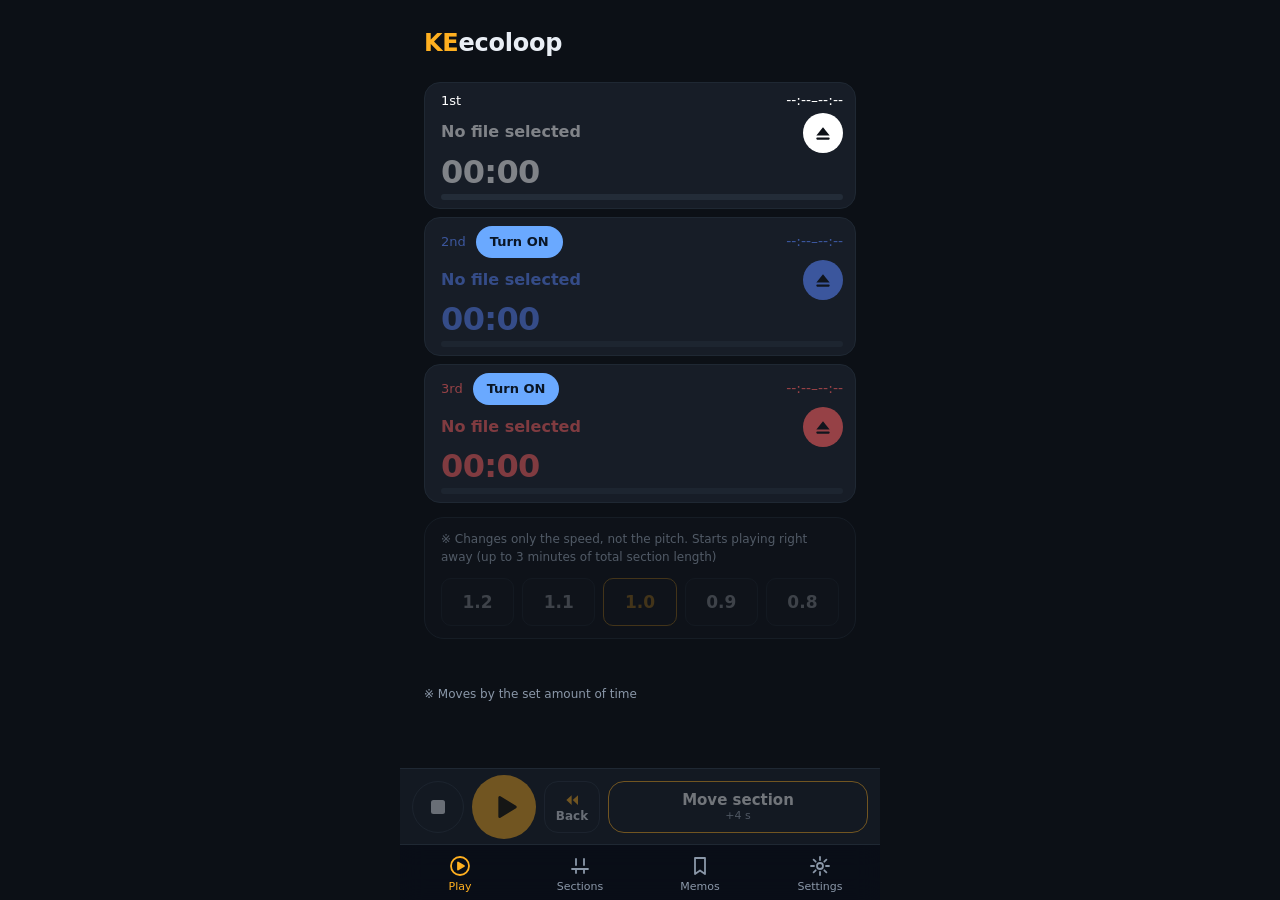
<file: index.html>
<!DOCTYPE html>
<html lang="ja">
<head>
<meta charset="utf-8">
<meta name="viewport" content="width=device-width, initial-scale=1, viewport-fit=cover">
<meta name="theme-color" content="#0C1016">
<meta name="apple-mobile-web-app-capable" content="yes">
<meta name="apple-mobile-web-app-status-bar-style" content="black-translucent">
<meta name="apple-mobile-web-app-title" content="KEecoloop">
<title>KEecoloop</title>
<link rel="icon" type="image/png" href="icons/icon-192.png">
<link rel="apple-touch-icon" href="icons/apple-touch-icon.png">
<link rel="manifest" href="manifest.webmanifest">
<link rel="stylesheet" href="css/style.css">
<!-- index.html / KEecoloop 本体 / 仕様書 v3.5.0 4章 -->
</head>
<body>
<main class="app">

  <button id="banner-update" class="update-banner" type="button" hidden>
    <span id="txt-update-main" class="update-main"></span>
    <span id="txt-update-note" class="update-note"></span>
  </button>


  <section id="screen-play" class="screen">
  <header class="topbar">
    <div class="brand"><span class="brand-ke">KE</span><span>ecoloop</span></div>
  </header>
  <div id="play-rows" class="play-rows">
    <div id="play-row-a" class="play-row">
      <div class="play-head"><span class="play-head-l"><span id="play-label-a" class="play-label" data-i18n="slot.1">1つ目</span></span><span id="play-range-a" class="play-range">--:--〜--:--</span></div>
      <div class="play-name-row"><div id="play-name-a" class="play-name empty" data-i18n="file.none">ファイル未選択</div><button id="play-eject-a" class="icon-btn play-eject" type="button" aria-label="1つ目のファイルを選ぶ" data-i18n-aria="aria.pick.1"><svg viewBox="0 0 24 24" width="20" height="20" aria-hidden="true"><path d="M12 5 4 15h16z" fill="currentColor"/><rect x="4" y="17.5" width="16" height="2.5" rx="1" fill="currentColor"/></svg></button></div>
      <div id="play-pos-a" class="play-pos empty">00:00</div>
      <div class="play-bar"><div id="play-bar-fill-a" class="play-bar-fill"></div><div id="play-bar-marker-a" class="play-bar-marker"></div></div>
    </div>
    <div id="play-row-b" class="play-row">
      <div class="play-head"><span class="play-head-l"><span id="play-label-b" class="play-label" data-i18n="slot.2">2つ目</span><button id="play-toggle-b" class="play-toggle" type="button" data-slot="B" aria-pressed="false" data-i18n="label.PLAY_OFF">再生ONにする</button></span><span id="play-range-b" class="play-range">--:--〜--:--</span></div>
      <div class="play-name-row"><div id="play-name-b" class="play-name empty" data-i18n="file.none">ファイル未選択</div><button id="play-eject-b" class="icon-btn play-eject" type="button" aria-label="2つ目のファイルを選ぶ" data-i18n-aria="aria.pick.2"><svg viewBox="0 0 24 24" width="20" height="20" aria-hidden="true"><path d="M12 5 4 15h16z" fill="currentColor"/><rect x="4" y="17.5" width="16" height="2.5" rx="1" fill="currentColor"/></svg></button></div>
      <div id="play-pos-b" class="play-pos empty">00:00</div>
      <div class="play-bar"><div id="play-bar-fill-b" class="play-bar-fill"></div><div id="play-bar-marker-b" class="play-bar-marker"></div></div>
    </div>
    <div id="play-row-c" class="play-row">
      <div class="play-head"><span class="play-head-l"><span id="play-label-c" class="play-label" data-i18n="slot.3">3つ目</span><button id="play-toggle-c" class="play-toggle" type="button" data-slot="C" aria-pressed="false" data-i18n="label.PLAY_OFF">再生ONにする</button></span><span id="play-range-c" class="play-range">--:--〜--:--</span></div>
      <div class="play-name-row"><div id="play-name-c" class="play-name empty" data-i18n="file.none">ファイル未選択</div><button id="play-eject-c" class="icon-btn play-eject" type="button" aria-label="3つ目のファイルを選ぶ" data-i18n-aria="aria.pick.3"><svg viewBox="0 0 24 24" width="20" height="20" aria-hidden="true"><path d="M12 5 4 15h16z" fill="currentColor"/><rect x="4" y="17.5" width="16" height="2.5" rx="1" fill="currentColor"/></svg></button></div>
      <div id="play-pos-c" class="play-pos empty">00:00</div>
      <div class="play-bar"><div id="play-bar-fill-c" class="play-bar-fill"></div><div id="play-bar-marker-c" class="play-bar-marker"></div></div>
    </div>
  </div>
  <section class="card card-rate">
    <div id="txt-hint-rate" class="hint"></div>
    <div class="rate-row" role="group" aria-label="再生速度" data-i18n-aria="aria.rate">
      <button id="btn-rate-12" class="rate-btn" type="button" data-rate="1.2">1.2</button>
      <button id="btn-rate-11" class="rate-btn" type="button" data-rate="1.1">1.1</button>
      <button id="btn-rate-10" class="rate-btn" type="button" data-rate="1.0">1.0</button>
      <button id="btn-rate-09" class="rate-btn" type="button" data-rate="0.9">0.9</button>
      <button id="btn-rate-08" class="rate-btn" type="button" data-rate="0.8">0.8</button>
    </div>
  </section>

  <div id="txt-next-detail" class="next-detail"></div>
  <div id="txt-hint-next" class="hint hint-free"></div>
  </section>

  <section id="screen-edit" class="screen" hidden>
  <div id="pane-a" class="slot-pane slot-a">
  <section class="file">
    <div id="txt-file-label" class="label-small" data-i18n="file.1">1つ目のファイル</div>
    <div class="file-row"><div id="txt-filename" class="filename" data-i18n="file.none">ファイル未選択</div><button id="btn-eject" class="icon-btn" type="button" aria-label="ファイルを選ぶ" data-i18n-aria="aria.pick"> <svg viewBox="0 0 24 24" width="24" height="24" aria-hidden="true"><path d="M12 5 4 15h16z" fill="currentColor"/><rect x="4" y="17.5" width="16" height="2.5" rx="1" fill="currentColor"/></svg> </button></div>
    <div id="txt-file-hint" class="file-hint" data-i18n="empty.1">右の ⏏ から、保存した音声を選びます</div>
  </section>

  <section class="position">
    <div class="label-small" data-i18n="position">現在位置</div>
    <div class="position-row">
      <span id="txt-position" class="position-time empty">00:00</span>
      <span id="txt-duration" class="position-total" data-i18n="total.empty">全体 --:--</span>
    </div>
  </section>

  <section class="bar" aria-hidden="true">
    <div id="bar-track" class="bar-track">
      <div class="bar-rail"></div>
      <div id="bar-played" class="bar-played"></div>
      <div id="bar-marker" class="bar-marker"></div>
    </div>
    <div class="bar-labels"><span id="txt-bar-start">00:00</span><span id="txt-bar-end">--:--</span></div>
  </section>

  <section class="card">
    <div id="row-start" class="time-row">
      <button id="btn-mark-start" class="mark-btn" type="button" data-slot="A" data-mark="start" aria-label="今の位置を開始にする" data-i18n-aria="aria.markStart"><span data-i18n="mark.here">ここを</span><span data-i18n="mark.start">開始</span></button>
      <div class="digits">
        <div class="digit">
            <button id="btn-start-m10-up" class="digit-btn" type="button" data-target="start" data-unit="600" data-dir="1" aria-label="開始を10分増やす" data-i18n-aria="aria.start.inc10m"><svg viewBox="0 0 24 24" width="28" height="28" aria-hidden="true"><path d="M6 15l6-6 6 6" fill="none" stroke="currentColor" stroke-width="2.6" stroke-linecap="round" stroke-linejoin="round"/></svg></button>
            <span id="txt-start-m10" class="digit-num">0</span>
            <button id="btn-start-m10-down" class="digit-btn" type="button" data-target="start" data-unit="600" data-dir="-1" aria-label="開始を10分減らす" data-i18n-aria="aria.start.dec10m"><svg viewBox="0 0 24 24" width="28" height="28" aria-hidden="true"><path d="M6 9l6 6 6-6" fill="none" stroke="currentColor" stroke-width="2.6" stroke-linecap="round" stroke-linejoin="round"/></svg></button>
          </div>
        <div class="digit">
            <button id="btn-start-m1-up" class="digit-btn" type="button" data-target="start" data-unit="60" data-dir="1" aria-label="開始を1分増やす" data-i18n-aria="aria.start.inc1m"><svg viewBox="0 0 24 24" width="28" height="28" aria-hidden="true"><path d="M6 15l6-6 6 6" fill="none" stroke="currentColor" stroke-width="2.6" stroke-linecap="round" stroke-linejoin="round"/></svg></button>
            <span id="txt-start-m1" class="digit-num">0</span>
            <button id="btn-start-m1-down" class="digit-btn" type="button" data-target="start" data-unit="60" data-dir="-1" aria-label="開始を1分減らす" data-i18n-aria="aria.start.dec1m"><svg viewBox="0 0 24 24" width="28" height="28" aria-hidden="true"><path d="M6 9l6 6 6-6" fill="none" stroke="currentColor" stroke-width="2.6" stroke-linecap="round" stroke-linejoin="round"/></svg></button>
          </div>
        <div class="colon" aria-hidden="true">:</div>
        <div class="digit">
            <button id="btn-start-s10-up" class="digit-btn" type="button" data-target="start" data-unit="10" data-dir="1" aria-label="開始を10秒増やす" data-i18n-aria="aria.start.inc10s"><svg viewBox="0 0 24 24" width="28" height="28" aria-hidden="true"><path d="M6 15l6-6 6 6" fill="none" stroke="currentColor" stroke-width="2.6" stroke-linecap="round" stroke-linejoin="round"/></svg></button>
            <span id="txt-start-s10" class="digit-num">0</span>
            <button id="btn-start-s10-down" class="digit-btn" type="button" data-target="start" data-unit="10" data-dir="-1" aria-label="開始を10秒減らす" data-i18n-aria="aria.start.dec10s"><svg viewBox="0 0 24 24" width="28" height="28" aria-hidden="true"><path d="M6 9l6 6 6-6" fill="none" stroke="currentColor" stroke-width="2.6" stroke-linecap="round" stroke-linejoin="round"/></svg></button>
          </div>
        <div class="digit">
            <button id="btn-start-s1-up" class="digit-btn" type="button" data-target="start" data-unit="1" data-dir="1" aria-label="開始を1秒増やす" data-i18n-aria="aria.start.inc1s"><svg viewBox="0 0 24 24" width="28" height="28" aria-hidden="true"><path d="M6 15l6-6 6 6" fill="none" stroke="currentColor" stroke-width="2.6" stroke-linecap="round" stroke-linejoin="round"/></svg></button>
            <span id="txt-start-s1" class="digit-num">0</span>
            <button id="btn-start-s1-down" class="digit-btn" type="button" data-target="start" data-unit="1" data-dir="-1" aria-label="開始を1秒減らす" data-i18n-aria="aria.start.dec1s"><svg viewBox="0 0 24 24" width="28" height="28" aria-hidden="true"><path d="M6 9l6 6 6-6" fill="none" stroke="currentColor" stroke-width="2.6" stroke-linecap="round" stroke-linejoin="round"/></svg></button>
          </div>
      </div>
    </div>
    <div class="time-sep"><button id="btn-all" class="all-btn" type="button" data-slot="A" aria-label="1つ目を全範囲にする" data-i18n-aria="aria.all.1"><span data-i18n="all.1">全範囲</span><span data-i18n="all.2">選択</span></button><span class="time-sep-line"></span></div>
    <div id="row-end" class="time-row">
      <button id="btn-mark-end" class="mark-btn" type="button" data-slot="A" data-mark="end" aria-label="今の位置を終了にする" data-i18n-aria="aria.markEnd"><span data-i18n="mark.here">ここを</span><span data-i18n="mark.end">終了</span></button>
      <div class="digits">
        <div class="digit">
            <button id="btn-end-m10-up" class="digit-btn" type="button" data-target="end" data-unit="600" data-dir="1" aria-label="終了を10分増やす" data-i18n-aria="aria.end.inc10m"><svg viewBox="0 0 24 24" width="28" height="28" aria-hidden="true"><path d="M6 15l6-6 6 6" fill="none" stroke="currentColor" stroke-width="2.6" stroke-linecap="round" stroke-linejoin="round"/></svg></button>
            <span id="txt-end-m10" class="digit-num">0</span>
            <button id="btn-end-m10-down" class="digit-btn" type="button" data-target="end" data-unit="600" data-dir="-1" aria-label="終了を10分減らす" data-i18n-aria="aria.end.dec10m"><svg viewBox="0 0 24 24" width="28" height="28" aria-hidden="true"><path d="M6 9l6 6 6-6" fill="none" stroke="currentColor" stroke-width="2.6" stroke-linecap="round" stroke-linejoin="round"/></svg></button>
          </div>
        <div class="digit">
            <button id="btn-end-m1-up" class="digit-btn" type="button" data-target="end" data-unit="60" data-dir="1" aria-label="終了を1分増やす" data-i18n-aria="aria.end.inc1m"><svg viewBox="0 0 24 24" width="28" height="28" aria-hidden="true"><path d="M6 15l6-6 6 6" fill="none" stroke="currentColor" stroke-width="2.6" stroke-linecap="round" stroke-linejoin="round"/></svg></button>
            <span id="txt-end-m1" class="digit-num">0</span>
            <button id="btn-end-m1-down" class="digit-btn" type="button" data-target="end" data-unit="60" data-dir="-1" aria-label="終了を1分減らす" data-i18n-aria="aria.end.dec1m"><svg viewBox="0 0 24 24" width="28" height="28" aria-hidden="true"><path d="M6 9l6 6 6-6" fill="none" stroke="currentColor" stroke-width="2.6" stroke-linecap="round" stroke-linejoin="round"/></svg></button>
          </div>
        <div class="colon" aria-hidden="true">:</div>
        <div class="digit">
            <button id="btn-end-s10-up" class="digit-btn" type="button" data-target="end" data-unit="10" data-dir="1" aria-label="終了を10秒増やす" data-i18n-aria="aria.end.inc10s"><svg viewBox="0 0 24 24" width="28" height="28" aria-hidden="true"><path d="M6 15l6-6 6 6" fill="none" stroke="currentColor" stroke-width="2.6" stroke-linecap="round" stroke-linejoin="round"/></svg></button>
            <span id="txt-end-s10" class="digit-num">0</span>
            <button id="btn-end-s10-down" class="digit-btn" type="button" data-target="end" data-unit="10" data-dir="-1" aria-label="終了を10秒減らす" data-i18n-aria="aria.end.dec10s"><svg viewBox="0 0 24 24" width="28" height="28" aria-hidden="true"><path d="M6 9l6 6 6-6" fill="none" stroke="currentColor" stroke-width="2.6" stroke-linecap="round" stroke-linejoin="round"/></svg></button>
          </div>
        <div class="digit">
            <button id="btn-end-s1-up" class="digit-btn" type="button" data-target="end" data-unit="1" data-dir="1" aria-label="終了を1秒増やす" data-i18n-aria="aria.end.inc1s"><svg viewBox="0 0 24 24" width="28" height="28" aria-hidden="true"><path d="M6 15l6-6 6 6" fill="none" stroke="currentColor" stroke-width="2.6" stroke-linecap="round" stroke-linejoin="round"/></svg></button>
            <span id="txt-end-s1" class="digit-num">0</span>
            <button id="btn-end-s1-down" class="digit-btn" type="button" data-target="end" data-unit="1" data-dir="-1" aria-label="終了を1秒減らす" data-i18n-aria="aria.end.dec1s"><svg viewBox="0 0 24 24" width="28" height="28" aria-hidden="true"><path d="M6 9l6 6 6-6" fill="none" stroke="currentColor" stroke-width="2.6" stroke-linecap="round" stroke-linejoin="round"/></svg></button>
          </div>
      </div>
    </div>
  </section>
  <button id="btn-memo-save" class="memo-save-btn" type="button" data-slot="A" aria-label="今の開始・終了を区間メモに保存" data-i18n-aria="aria.memoSave" data-i18n="label.MEMO_SAVE">現在の区間をメモ</button>
  </div>
  <div id="pane-b" class="slot-pane slot-b">
  <section class="file">
    <div id="b-txt-file-label" class="label-small" data-i18n="file.2">2つ目のファイル</div>
    <div class="file-row"><div id="b-txt-filename" class="filename" data-i18n="file.none">ファイル未選択</div><button id="b-btn-eject" class="icon-btn" type="button" aria-label="2つ目のファイルを選ぶ" data-i18n-aria="aria.pick.2"><svg viewBox="0 0 24 24" width="24" height="24" aria-hidden="true"><path d="M12 5 4 15h16z" fill="currentColor"/><rect x="4" y="17.5" width="16" height="2.5" rx="1" fill="currentColor"/></svg></button></div>
    <div id="b-txt-file-hint" class="file-hint" data-i18n="empty.2">右の ⏏ から、2つ目の音声を選びます</div>
  </section>

  <section class="position">
    <div class="label-small" data-i18n="position">現在位置</div>
    <div class="position-row">
      <span id="b-txt-position" class="position-time empty">00:00</span>
      <span id="b-txt-duration" class="position-total" data-i18n="total.empty">全体 --:--</span>
    </div>
  </section>

  <section class="bar" aria-hidden="true">
    <div id="b-bar-track" class="bar-track">
      <div class="bar-rail"></div>
      <div id="b-bar-played" class="bar-played"></div>
      <div id="b-bar-marker" class="bar-marker"></div>
    </div>
    <div class="bar-labels"><span id="b-txt-bar-start">00:00</span><span id="b-txt-bar-end">--:--</span></div>
  </section>

  <section class="card">
    <div id="b-row-start" class="time-row">
      <button id="b-btn-mark-start" class="mark-btn" type="button" data-slot="B" data-mark="start" aria-label="今の位置を開始にする" data-i18n-aria="aria.markStart"><span data-i18n="mark.here">ここを</span><span data-i18n="mark.start">開始</span></button>
      <div class="digits">
        <div class="digit">
            <button id="b-btn-start-m10-up" class="digit-btn" type="button" data-target="bstart" data-unit="600" data-dir="1" aria-label="開始を10分増やす" data-i18n-aria="aria.start.inc10m"><svg viewBox="0 0 24 24" width="28" height="28" aria-hidden="true"><path d="M6 15l6-6 6 6" fill="none" stroke="currentColor" stroke-width="2.6" stroke-linecap="round" stroke-linejoin="round"/></svg></button>
            <span id="b-txt-start-m10" class="digit-num">0</span>
            <button id="b-btn-start-m10-down" class="digit-btn" type="button" data-target="bstart" data-unit="600" data-dir="-1" aria-label="開始を10分減らす" data-i18n-aria="aria.start.dec10m"><svg viewBox="0 0 24 24" width="28" height="28" aria-hidden="true"><path d="M6 9l6 6 6-6" fill="none" stroke="currentColor" stroke-width="2.6" stroke-linecap="round" stroke-linejoin="round"/></svg></button>
          </div>
        <div class="digit">
            <button id="b-btn-start-m1-up" class="digit-btn" type="button" data-target="bstart" data-unit="60" data-dir="1" aria-label="開始を1分増やす" data-i18n-aria="aria.start.inc1m"><svg viewBox="0 0 24 24" width="28" height="28" aria-hidden="true"><path d="M6 15l6-6 6 6" fill="none" stroke="currentColor" stroke-width="2.6" stroke-linecap="round" stroke-linejoin="round"/></svg></button>
            <span id="b-txt-start-m1" class="digit-num">0</span>
            <button id="b-btn-start-m1-down" class="digit-btn" type="button" data-target="bstart" data-unit="60" data-dir="-1" aria-label="開始を1分減らす" data-i18n-aria="aria.start.dec1m"><svg viewBox="0 0 24 24" width="28" height="28" aria-hidden="true"><path d="M6 9l6 6 6-6" fill="none" stroke="currentColor" stroke-width="2.6" stroke-linecap="round" stroke-linejoin="round"/></svg></button>
          </div>
        <div class="colon" aria-hidden="true">:</div>
        <div class="digit">
            <button id="b-btn-start-s10-up" class="digit-btn" type="button" data-target="bstart" data-unit="10" data-dir="1" aria-label="開始を10秒増やす" data-i18n-aria="aria.start.inc10s"><svg viewBox="0 0 24 24" width="28" height="28" aria-hidden="true"><path d="M6 15l6-6 6 6" fill="none" stroke="currentColor" stroke-width="2.6" stroke-linecap="round" stroke-linejoin="round"/></svg></button>
            <span id="b-txt-start-s10" class="digit-num">0</span>
            <button id="b-btn-start-s10-down" class="digit-btn" type="button" data-target="bstart" data-unit="10" data-dir="-1" aria-label="開始を10秒減らす" data-i18n-aria="aria.start.dec10s"><svg viewBox="0 0 24 24" width="28" height="28" aria-hidden="true"><path d="M6 9l6 6 6-6" fill="none" stroke="currentColor" stroke-width="2.6" stroke-linecap="round" stroke-linejoin="round"/></svg></button>
          </div>
        <div class="digit">
            <button id="b-btn-start-s1-up" class="digit-btn" type="button" data-target="bstart" data-unit="1" data-dir="1" aria-label="開始を1秒増やす" data-i18n-aria="aria.start.inc1s"><svg viewBox="0 0 24 24" width="28" height="28" aria-hidden="true"><path d="M6 15l6-6 6 6" fill="none" stroke="currentColor" stroke-width="2.6" stroke-linecap="round" stroke-linejoin="round"/></svg></button>
            <span id="b-txt-start-s1" class="digit-num">0</span>
            <button id="b-btn-start-s1-down" class="digit-btn" type="button" data-target="bstart" data-unit="1" data-dir="-1" aria-label="開始を1秒減らす" data-i18n-aria="aria.start.dec1s"><svg viewBox="0 0 24 24" width="28" height="28" aria-hidden="true"><path d="M6 9l6 6 6-6" fill="none" stroke="currentColor" stroke-width="2.6" stroke-linecap="round" stroke-linejoin="round"/></svg></button>
          </div>
      </div>
    </div>
    <div class="time-sep"><button id="b-btn-all" class="all-btn" type="button" data-slot="B" aria-label="2つ目を全範囲にする" data-i18n-aria="aria.all.2"><span data-i18n="all.1">全範囲</span><span data-i18n="all.2">選択</span></button><span class="time-sep-line"></span></div>
    <div id="b-row-end" class="time-row">
      <button id="b-btn-mark-end" class="mark-btn" type="button" data-slot="B" data-mark="end" aria-label="今の位置を終了にする" data-i18n-aria="aria.markEnd"><span data-i18n="mark.here">ここを</span><span data-i18n="mark.end">終了</span></button>
      <div class="digits">
        <div class="digit">
            <button id="b-btn-end-m10-up" class="digit-btn" type="button" data-target="bend" data-unit="600" data-dir="1" aria-label="終了を10分増やす" data-i18n-aria="aria.end.inc10m"><svg viewBox="0 0 24 24" width="28" height="28" aria-hidden="true"><path d="M6 15l6-6 6 6" fill="none" stroke="currentColor" stroke-width="2.6" stroke-linecap="round" stroke-linejoin="round"/></svg></button>
            <span id="b-txt-end-m10" class="digit-num">0</span>
            <button id="b-btn-end-m10-down" class="digit-btn" type="button" data-target="bend" data-unit="600" data-dir="-1" aria-label="終了を10分減らす" data-i18n-aria="aria.end.dec10m"><svg viewBox="0 0 24 24" width="28" height="28" aria-hidden="true"><path d="M6 9l6 6 6-6" fill="none" stroke="currentColor" stroke-width="2.6" stroke-linecap="round" stroke-linejoin="round"/></svg></button>
          </div>
        <div class="digit">
            <button id="b-btn-end-m1-up" class="digit-btn" type="button" data-target="bend" data-unit="60" data-dir="1" aria-label="終了を1分増やす" data-i18n-aria="aria.end.inc1m"><svg viewBox="0 0 24 24" width="28" height="28" aria-hidden="true"><path d="M6 15l6-6 6 6" fill="none" stroke="currentColor" stroke-width="2.6" stroke-linecap="round" stroke-linejoin="round"/></svg></button>
            <span id="b-txt-end-m1" class="digit-num">0</span>
            <button id="b-btn-end-m1-down" class="digit-btn" type="button" data-target="bend" data-unit="60" data-dir="-1" aria-label="終了を1分減らす" data-i18n-aria="aria.end.dec1m"><svg viewBox="0 0 24 24" width="28" height="28" aria-hidden="true"><path d="M6 9l6 6 6-6" fill="none" stroke="currentColor" stroke-width="2.6" stroke-linecap="round" stroke-linejoin="round"/></svg></button>
          </div>
        <div class="colon" aria-hidden="true">:</div>
        <div class="digit">
            <button id="b-btn-end-s10-up" class="digit-btn" type="button" data-target="bend" data-unit="10" data-dir="1" aria-label="終了を10秒増やす" data-i18n-aria="aria.end.inc10s"><svg viewBox="0 0 24 24" width="28" height="28" aria-hidden="true"><path d="M6 15l6-6 6 6" fill="none" stroke="currentColor" stroke-width="2.6" stroke-linecap="round" stroke-linejoin="round"/></svg></button>
            <span id="b-txt-end-s10" class="digit-num">0</span>
            <button id="b-btn-end-s10-down" class="digit-btn" type="button" data-target="bend" data-unit="10" data-dir="-1" aria-label="終了を10秒減らす" data-i18n-aria="aria.end.dec10s"><svg viewBox="0 0 24 24" width="28" height="28" aria-hidden="true"><path d="M6 9l6 6 6-6" fill="none" stroke="currentColor" stroke-width="2.6" stroke-linecap="round" stroke-linejoin="round"/></svg></button>
          </div>
        <div class="digit">
            <button id="b-btn-end-s1-up" class="digit-btn" type="button" data-target="bend" data-unit="1" data-dir="1" aria-label="終了を1秒増やす" data-i18n-aria="aria.end.inc1s"><svg viewBox="0 0 24 24" width="28" height="28" aria-hidden="true"><path d="M6 15l6-6 6 6" fill="none" stroke="currentColor" stroke-width="2.6" stroke-linecap="round" stroke-linejoin="round"/></svg></button>
            <span id="b-txt-end-s1" class="digit-num">0</span>
            <button id="b-btn-end-s1-down" class="digit-btn" type="button" data-target="bend" data-unit="1" data-dir="-1" aria-label="終了を1秒減らす" data-i18n-aria="aria.end.dec1s"><svg viewBox="0 0 24 24" width="28" height="28" aria-hidden="true"><path d="M6 9l6 6 6-6" fill="none" stroke="currentColor" stroke-width="2.6" stroke-linecap="round" stroke-linejoin="round"/></svg></button>
          </div>
      </div>
    </div>
  </section>
  <button id="b-btn-memo-save" class="memo-save-btn" type="button" data-slot="B" aria-label="今の開始・終了を区間メモに保存" data-i18n-aria="aria.memoSave" data-i18n="label.MEMO_SAVE">現在の区間をメモ</button>
  </div>
  <div id="pane-c" class="slot-pane slot-c">
  <section class="file">
    <div id="c-txt-file-label" class="label-small" data-i18n="file.3">3つ目のファイル</div>
    <div class="file-row"><div id="c-txt-filename" class="filename" data-i18n="file.none">ファイル未選択</div><button id="c-btn-eject" class="icon-btn" type="button" aria-label="3つ目のファイルを選ぶ" data-i18n-aria="aria.pick.3"><svg viewBox="0 0 24 24" width="24" height="24" aria-hidden="true"><path d="M12 5 4 15h16z" fill="currentColor"/><rect x="4" y="17.5" width="16" height="2.5" rx="1" fill="currentColor"/></svg></button></div>
    <div id="c-txt-file-hint" class="file-hint" data-i18n="empty.3">右の ⏏ から、3つ目の音声を選びます</div>
  </section>

  <section class="position">
    <div class="label-small" data-i18n="position">現在位置</div>
    <div class="position-row">
      <span id="c-txt-position" class="position-time empty">00:00</span>
      <span id="c-txt-duration" class="position-total" data-i18n="total.empty">全体 --:--</span>
    </div>
  </section>

  <section class="bar" aria-hidden="true">
    <div id="c-bar-track" class="bar-track">
      <div class="bar-rail"></div>
      <div id="c-bar-played" class="bar-played"></div>
      <div id="c-bar-marker" class="bar-marker"></div>
    </div>
    <div class="bar-labels"><span id="c-txt-bar-start">00:00</span><span id="c-txt-bar-end">--:--</span></div>
  </section>

  <section class="card">
    <div id="c-row-start" class="time-row">
      <button id="c-btn-mark-start" class="mark-btn" type="button" data-slot="C" data-mark="start" aria-label="今の位置を開始にする" data-i18n-aria="aria.markStart"><span data-i18n="mark.here">ここを</span><span data-i18n="mark.start">開始</span></button>
      <div class="digits">
        <div class="digit">
            <button id="c-btn-start-m10-up" class="digit-btn" type="button" data-target="cstart" data-unit="600" data-dir="1" aria-label="開始を10分増やす" data-i18n-aria="aria.start.inc10m"><svg viewBox="0 0 24 24" width="28" height="28" aria-hidden="true"><path d="M6 15l6-6 6 6" fill="none" stroke="currentColor" stroke-width="2.6" stroke-linecap="round" stroke-linejoin="round"/></svg></button>
            <span id="c-txt-start-m10" class="digit-num">0</span>
            <button id="c-btn-start-m10-down" class="digit-btn" type="button" data-target="cstart" data-unit="600" data-dir="-1" aria-label="開始を10分減らす" data-i18n-aria="aria.start.dec10m"><svg viewBox="0 0 24 24" width="28" height="28" aria-hidden="true"><path d="M6 9l6 6 6-6" fill="none" stroke="currentColor" stroke-width="2.6" stroke-linecap="round" stroke-linejoin="round"/></svg></button>
          </div>
        <div class="digit">
            <button id="c-btn-start-m1-up" class="digit-btn" type="button" data-target="cstart" data-unit="60" data-dir="1" aria-label="開始を1分増やす" data-i18n-aria="aria.start.inc1m"><svg viewBox="0 0 24 24" width="28" height="28" aria-hidden="true"><path d="M6 15l6-6 6 6" fill="none" stroke="currentColor" stroke-width="2.6" stroke-linecap="round" stroke-linejoin="round"/></svg></button>
            <span id="c-txt-start-m1" class="digit-num">0</span>
            <button id="c-btn-start-m1-down" class="digit-btn" type="button" data-target="cstart" data-unit="60" data-dir="-1" aria-label="開始を1分減らす" data-i18n-aria="aria.start.dec1m"><svg viewBox="0 0 24 24" width="28" height="28" aria-hidden="true"><path d="M6 9l6 6 6-6" fill="none" stroke="currentColor" stroke-width="2.6" stroke-linecap="round" stroke-linejoin="round"/></svg></button>
          </div>
        <div class="colon" aria-hidden="true">:</div>
        <div class="digit">
            <button id="c-btn-start-s10-up" class="digit-btn" type="button" data-target="cstart" data-unit="10" data-dir="1" aria-label="開始を10秒増やす" data-i18n-aria="aria.start.inc10s"><svg viewBox="0 0 24 24" width="28" height="28" aria-hidden="true"><path d="M6 15l6-6 6 6" fill="none" stroke="currentColor" stroke-width="2.6" stroke-linecap="round" stroke-linejoin="round"/></svg></button>
            <span id="c-txt-start-s10" class="digit-num">0</span>
            <button id="c-btn-start-s10-down" class="digit-btn" type="button" data-target="cstart" data-unit="10" data-dir="-1" aria-label="開始を10秒減らす" data-i18n-aria="aria.start.dec10s"><svg viewBox="0 0 24 24" width="28" height="28" aria-hidden="true"><path d="M6 9l6 6 6-6" fill="none" stroke="currentColor" stroke-width="2.6" stroke-linecap="round" stroke-linejoin="round"/></svg></button>
          </div>
        <div class="digit">
            <button id="c-btn-start-s1-up" class="digit-btn" type="button" data-target="cstart" data-unit="1" data-dir="1" aria-label="開始を1秒増やす" data-i18n-aria="aria.start.inc1s"><svg viewBox="0 0 24 24" width="28" height="28" aria-hidden="true"><path d="M6 15l6-6 6 6" fill="none" stroke="currentColor" stroke-width="2.6" stroke-linecap="round" stroke-linejoin="round"/></svg></button>
            <span id="c-txt-start-s1" class="digit-num">0</span>
            <button id="c-btn-start-s1-down" class="digit-btn" type="button" data-target="cstart" data-unit="1" data-dir="-1" aria-label="開始を1秒減らす" data-i18n-aria="aria.start.dec1s"><svg viewBox="0 0 24 24" width="28" height="28" aria-hidden="true"><path d="M6 9l6 6 6-6" fill="none" stroke="currentColor" stroke-width="2.6" stroke-linecap="round" stroke-linejoin="round"/></svg></button>
          </div>
      </div>
    </div>
    <div class="time-sep"><button id="c-btn-all" class="all-btn" type="button" data-slot="C" aria-label="3つ目を全範囲にする" data-i18n-aria="aria.all.3"><span data-i18n="all.1">全範囲</span><span data-i18n="all.2">選択</span></button><span class="time-sep-line"></span></div>
    <div id="c-row-end" class="time-row">
      <button id="c-btn-mark-end" class="mark-btn" type="button" data-slot="C" data-mark="end" aria-label="今の位置を終了にする" data-i18n-aria="aria.markEnd"><span data-i18n="mark.here">ここを</span><span data-i18n="mark.end">終了</span></button>
      <div class="digits">
        <div class="digit">
            <button id="c-btn-end-m10-up" class="digit-btn" type="button" data-target="cend" data-unit="600" data-dir="1" aria-label="終了を10分増やす" data-i18n-aria="aria.end.inc10m"><svg viewBox="0 0 24 24" width="28" height="28" aria-hidden="true"><path d="M6 15l6-6 6 6" fill="none" stroke="currentColor" stroke-width="2.6" stroke-linecap="round" stroke-linejoin="round"/></svg></button>
            <span id="c-txt-end-m10" class="digit-num">0</span>
            <button id="c-btn-end-m10-down" class="digit-btn" type="button" data-target="cend" data-unit="600" data-dir="-1" aria-label="終了を10分減らす" data-i18n-aria="aria.end.dec10m"><svg viewBox="0 0 24 24" width="28" height="28" aria-hidden="true"><path d="M6 9l6 6 6-6" fill="none" stroke="currentColor" stroke-width="2.6" stroke-linecap="round" stroke-linejoin="round"/></svg></button>
          </div>
        <div class="digit">
            <button id="c-btn-end-m1-up" class="digit-btn" type="button" data-target="cend" data-unit="60" data-dir="1" aria-label="終了を1分増やす" data-i18n-aria="aria.end.inc1m"><svg viewBox="0 0 24 24" width="28" height="28" aria-hidden="true"><path d="M6 15l6-6 6 6" fill="none" stroke="currentColor" stroke-width="2.6" stroke-linecap="round" stroke-linejoin="round"/></svg></button>
            <span id="c-txt-end-m1" class="digit-num">0</span>
            <button id="c-btn-end-m1-down" class="digit-btn" type="button" data-target="cend" data-unit="60" data-dir="-1" aria-label="終了を1分減らす" data-i18n-aria="aria.end.dec1m"><svg viewBox="0 0 24 24" width="28" height="28" aria-hidden="true"><path d="M6 9l6 6 6-6" fill="none" stroke="currentColor" stroke-width="2.6" stroke-linecap="round" stroke-linejoin="round"/></svg></button>
          </div>
        <div class="colon" aria-hidden="true">:</div>
        <div class="digit">
            <button id="c-btn-end-s10-up" class="digit-btn" type="button" data-target="cend" data-unit="10" data-dir="1" aria-label="終了を10秒増やす" data-i18n-aria="aria.end.inc10s"><svg viewBox="0 0 24 24" width="28" height="28" aria-hidden="true"><path d="M6 15l6-6 6 6" fill="none" stroke="currentColor" stroke-width="2.6" stroke-linecap="round" stroke-linejoin="round"/></svg></button>
            <span id="c-txt-end-s10" class="digit-num">0</span>
            <button id="c-btn-end-s10-down" class="digit-btn" type="button" data-target="cend" data-unit="10" data-dir="-1" aria-label="終了を10秒減らす" data-i18n-aria="aria.end.dec10s"><svg viewBox="0 0 24 24" width="28" height="28" aria-hidden="true"><path d="M6 9l6 6 6-6" fill="none" stroke="currentColor" stroke-width="2.6" stroke-linecap="round" stroke-linejoin="round"/></svg></button>
          </div>
        <div class="digit">
            <button id="c-btn-end-s1-up" class="digit-btn" type="button" data-target="cend" data-unit="1" data-dir="1" aria-label="終了を1秒増やす" data-i18n-aria="aria.end.inc1s"><svg viewBox="0 0 24 24" width="28" height="28" aria-hidden="true"><path d="M6 15l6-6 6 6" fill="none" stroke="currentColor" stroke-width="2.6" stroke-linecap="round" stroke-linejoin="round"/></svg></button>
            <span id="c-txt-end-s1" class="digit-num">0</span>
            <button id="c-btn-end-s1-down" class="digit-btn" type="button" data-target="cend" data-unit="1" data-dir="-1" aria-label="終了を1秒減らす" data-i18n-aria="aria.end.dec1s"><svg viewBox="0 0 24 24" width="28" height="28" aria-hidden="true"><path d="M6 9l6 6 6-6" fill="none" stroke="currentColor" stroke-width="2.6" stroke-linecap="round" stroke-linejoin="round"/></svg></button>
          </div>
      </div>
    </div>
  </section>
  <button id="c-btn-memo-save" class="memo-save-btn" type="button" data-slot="C" aria-label="今の開始・終了を区間メモに保存" data-i18n-aria="aria.memoSave" data-i18n="label.MEMO_SAVE">現在の区間をメモ</button>
  </div>
  </section>

  <section id="screen-memo" class="screen" hidden>
  <section class="card card-memo">
    <div class="memo-head" data-i18n="memo.title">区間メモ</div>
    <div id="txt-hint-memo" class="hint"></div>
    <div id="group-memo-a" class="memo-group slot-a">
      <div id="memo-title-a" class="memo-title" data-i18n="file.1">1つ目のファイル</div>
      <div id="memo-list-a" class="memo-list"></div>
      <div id="txt-memo-empty-a" class="memo-empty" data-i18n="memo.empty">保存した区間はまだありません</div>
    </div>
    <div id="group-memo-b" class="memo-group slot-b">
      <div id="memo-title-b" class="memo-title" data-i18n="file.2">2つ目のファイル</div>
      <div id="memo-list-b" class="memo-list"></div>
      <div id="txt-memo-empty-b" class="memo-empty" data-i18n="memo.empty">保存した区間はまだありません</div>
    </div>
    <div id="group-memo-c" class="memo-group slot-c">
      <div id="memo-title-c" class="memo-title" data-i18n="file.3">3つ目のファイル</div>
      <div id="memo-list-c" class="memo-list"></div>
      <div id="txt-memo-empty-c" class="memo-empty" data-i18n="memo.empty">保存した区間はまだありません</div>
    </div>
  </section>
  </section>

  <section id="screen-settings" class="screen" hidden>
    <h1 class="screen-title" data-i18n="settings">設定</h1>
  <section class="card card-move">
    <div class="move-demo">
      <div class="next-btn next-btn-demo" aria-hidden="true"><span class="next-main" data-i18n="next.main">区間移動</span><span id="txt-move-demo-hint" class="next-hint" data-i18n="plus.default">＋4秒</span></div>
      <div class="move-demo-text" data-i18n="next.demoText">画面の下にいつも出ているこのボタンで、進む時間を決めます</div>
    </div>
    <div id="txt-move-note" class="hint"></div>
    <div class="interval-row">
      <label for="input-move" class="interval-label" data-i18n="move.time">移動時間</label>
      <div class="stepper">
        <button id="btn-move-minus" class="icon-btn" type="button" aria-label="1秒減らす" data-i18n-aria="aria.moveMinus">
          <svg viewBox="0 0 24 24" width="20" height="20" aria-hidden="true"><path d="M5 12h14" stroke="currentColor" stroke-width="2.5" stroke-linecap="round"/></svg>
        </button>
        <div class="interval-value">
          <input id="input-move" type="number" min="1" max="60" step="1" inputmode="numeric" value="5">
          <span class="interval-unit" data-i18n="unit.sec">秒</span>
        </div>
        <button id="btn-move-plus" class="icon-btn" type="button" aria-label="1秒増やす" data-i18n-aria="aria.movePlus">
          <svg viewBox="0 0 24 24" width="20" height="20" aria-hidden="true"><path d="M5 12h14M12 5v14" stroke="currentColor" stroke-width="2.5" stroke-linecap="round"/></svg>
        </button>
      </div>
    </div>
  </section>

  <section class="card card-rate card-gap">
    <div id="txt-hint-gap" class="hint"></div>
    <div class="rate-row" role="group" aria-label="繰り返しの間の無音（秒）" data-i18n-aria="aria.gap">
      <span class="gap-label" data-i18n="gap.label">間（秒）</span>
      <button id="btn-gap-0" class="gap-btn" type="button" data-gap="0" data-i18n="gap.none">なし</button>
      <button id="btn-gap-1" class="gap-btn" type="button" data-gap="1">1</button>
      <button id="btn-gap-2" class="gap-btn" type="button" data-gap="2">2</button>
      <button id="btn-gap-3" class="gap-btn" type="button" data-gap="3">3</button>
      <button id="btn-gap-5" class="gap-btn" type="button" data-gap="5">5</button>
    </div>
  </section>

  <section id="card-feedback" class="card card-feedback" hidden>
    <div class="fb-title" data-i18n="feedback.title">ご意見・ご要望</div>
    <div class="hint" data-i18n="feedback.note">押すとGoogleフォームが別のページで開きます。メールアドレスなどの個人情報は書かないでください。内容は開発者だけが読みます。返信はできません。</div>
    <a id="link-feedback" class="fb-btn" href="#" target="_blank" rel="noopener noreferrer" data-i18n="feedback.button">ご意見・ご要望を送る</a>
  </section>

  <section class="card card-lang">
    <div class="lang-row">
      <label for="select-lang" class="interval-label" data-i18n="lang.title">🌐 言語</label>
      <select id="select-lang">
        <option value="auto" data-i18n="lang.auto">自動（ブラウザに合わせる）</option>
        <option value="zh-CN">简体中文</option>
        <option value="zh-TW">繁體中文（台灣）</option>
        <option value="en">English</option>
        <option value="fil">Filipino (Tagalog)</option>
        <option value="fr">Français</option>
        <option value="de">Deutsch</option>
        <option value="id">Bahasa Indonesia</option>
        <option value="it">Italiano</option>
        <option value="ja">日本語</option>
        <option value="ko">한국어</option>
        <option value="pt">Português (Brasil)</option>
        <option value="ru">Русский</option>
        <option value="es">Español</option>
        <option value="tr">Türkçe</option>
        <option value="vi">Tiếng Việt</option>
      </select>
    </div>
  </section>

    <div id="txt-version" class="version"></div>
  </section>
</main>
<div id="dock" class="dock">
  <div id="txt-message" class="message" role="status" aria-live="polite"></div>
  <button id="btn-stop" class="round-btn round-btn-sub" type="button" aria-label="停止" data-i18n-aria="aria.stop">
    <svg viewBox="0 0 24 24" width="24" height="24" aria-hidden="true"><rect x="5" y="5" width="14" height="14" rx="2.5" fill="currentColor"/></svg>
  </button>
  <button id="btn-play" class="round-btn round-btn-main" type="button" aria-label="再生" data-i18n-aria="aria.play">
    <svg id="icon-play" viewBox="0 0 24 24" width="34" height="34" aria-hidden="true"><path d="M8 5.2v13.6a1 1 0 0 0 1.5.86l11-6.8a1 1 0 0 0 0-1.72l-11-6.8A1 1 0 0 0 8 5.2z" fill="currentColor"/></svg>
    <svg id="icon-pause" viewBox="0 0 24 24" width="34" height="34" aria-hidden="true" style="display:none"><rect x="6" y="5" width="4.2" height="14" rx="1.4" fill="currentColor"/><rect x="13.8" y="5" width="4.2" height="14" rx="1.4" fill="currentColor"/></svg>
  </button>
  <button id="btn-prev" class="prev-btn" type="button" aria-label="前の区間へ戻る" data-i18n-aria="aria.prev">
    <svg viewBox="0 0 24 24" width="18" height="18" aria-hidden="true"><path d="M20 5.5 13 12l7 6.5zM11.5 5.5 4.5 12l7 6.5z" fill="currentColor"/></svg>
    <span data-i18n="btn.prev">戻る</span>
  </button>
  <button id="btn-next" class="next-btn" type="button">
    <span class="next-main" data-i18n="next.main">区間移動</span>
    <span id="txt-next-hint" class="next-hint" data-i18n="plus.default">＋4秒</span>
  </button>
</div>
<nav id="tab-bar" class="tab-bar" aria-label="画面の切り替え" data-i18n-aria="aria.tabs">
  <button id="tab-play" class="tab" type="button" data-tab="play"><svg viewBox="0 0 24 24" width="24" height="24" aria-hidden="true" fill="none" stroke="currentColor" stroke-width="1.8" stroke-linecap="round" stroke-linejoin="round"><circle cx="12" cy="12" r="9"/><path class="fill" d="M10 8.5v7l6-3.5z" fill="currentColor"/></svg><span data-i18n="tab.play">再生</span></button>
  <button id="tab-edit" class="tab" type="button" data-tab="edit"><svg viewBox="0 0 24 24" width="24" height="24" aria-hidden="true" fill="none" stroke="currentColor" stroke-width="1.8" stroke-linecap="round" stroke-linejoin="round"><path d="M4 15h16"/><path d="M8 11V5M16 11V5"/><path d="M8 19v-4M16 19v-4"/></svg><span data-i18n="tab.edit">区間</span></button>
  <button id="tab-memo" class="tab" type="button" data-tab="memo"><svg viewBox="0 0 24 24" width="24" height="24" aria-hidden="true" fill="none" stroke="currentColor" stroke-width="1.8" stroke-linecap="round" stroke-linejoin="round"><path d="M7 4h10v16l-5-3.5L7 20z"/></svg><span data-i18n="tab.memo">メモ</span></button>
  <button id="tab-settings" class="tab" type="button" data-tab="settings"><svg viewBox="0 0 24 24" width="24" height="24" aria-hidden="true" fill="none" stroke="currentColor" stroke-width="1.8" stroke-linecap="round" stroke-linejoin="round"><circle cx="12" cy="12" r="3"/><path d="M12 3v3M12 18v3M3 12h3M18 12h3M5.6 5.6l2.1 2.1M16.3 16.3l2.1 2.1M5.6 18.4l2.1-2.1M16.3 7.7l2.1-2.1"/></svg><span data-i18n="settings">設定</span></button>
</nav>
<input id="input-file" type="file" hidden>
<input id="input-file-b" type="file" hidden>
<input id="input-file-c" type="file" hidden>
<noscript>This app requires JavaScript. / このアプリはJavaScriptが必要です。</noscript>

<script src="js/config.js"></script>
<script src="js/utils.js"></script>
<script src="js/i18n.js"></script>
<script src="js/state.js"></script>
<script src="js/store.js"></script>
<script src="js/stretch.js"></script>
<script src="js/engine.js"></script>
<script src="js/mediaSession.js"></script>
<script src="js/ui.js"></script>
<script src="js/main.js"></script>
</body>
</html>
</file>
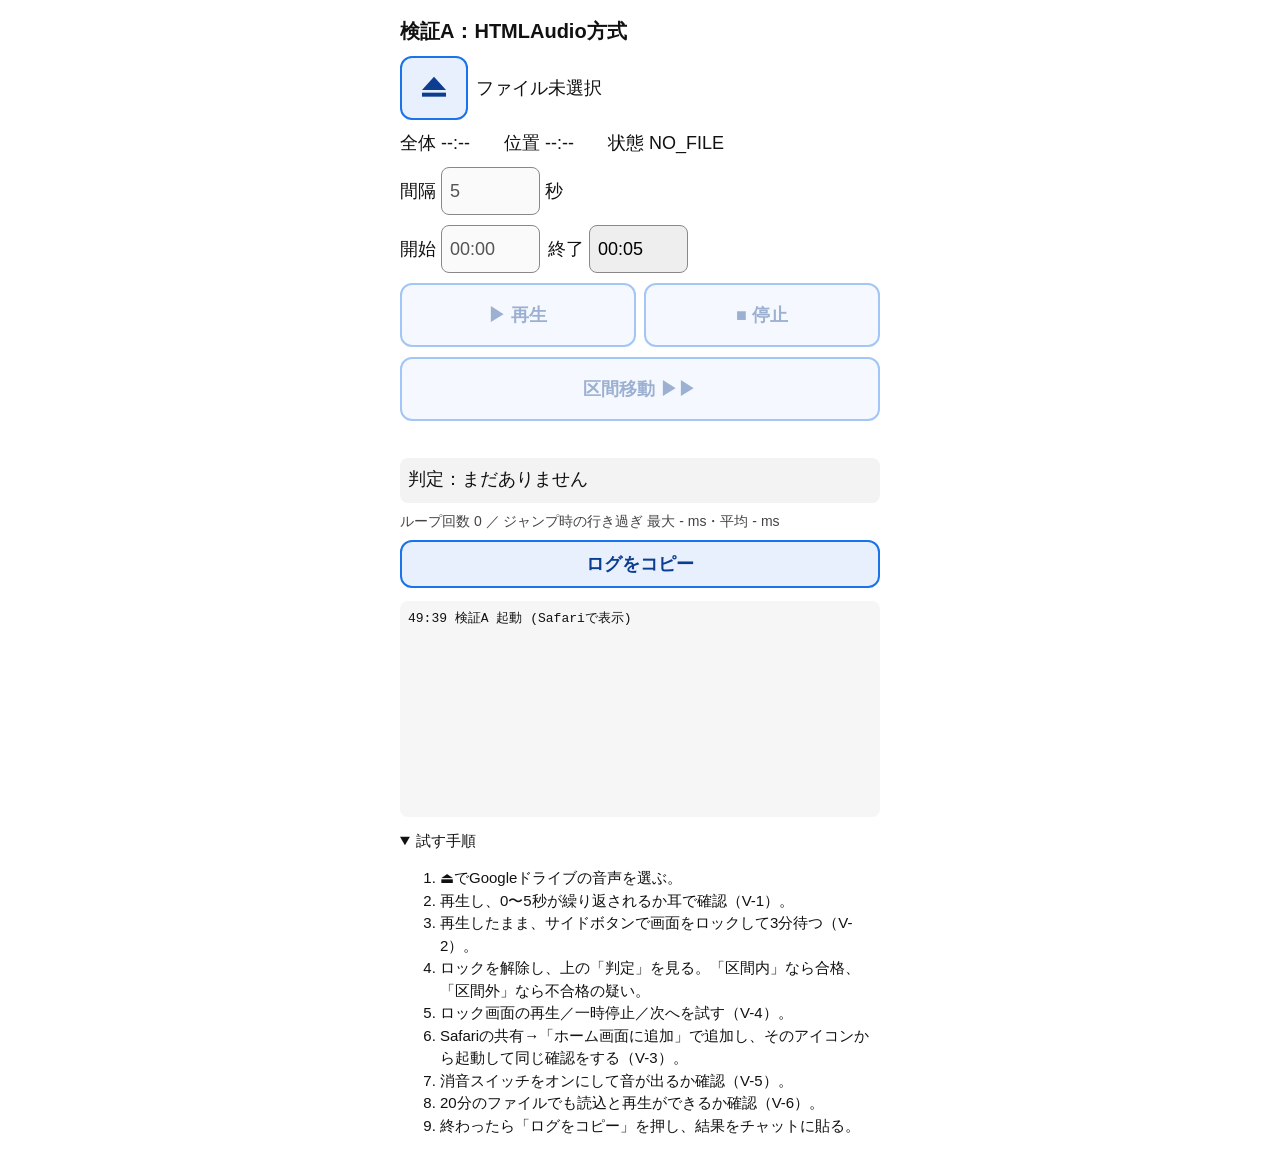
<file: test/test-html-audio.html>
<!DOCTYPE html>
<html lang="ja">
<head>
<meta charset="utf-8">
<meta name="viewport" content="width=device-width, initial-scale=1, viewport-fit=cover">
<meta name="apple-mobile-web-app-capable" content="yes">
<meta name="apple-mobile-web-app-title" content="検証A">
<title>KEecoloop 検証A（HTMLAudio方式）</title>
<!-- test-html-audio.html / Phase 0 検証ページ A案 / 仕様書 v0.4 5.5・5.6章 -->
<style>
body{font-family:-apple-system,"Hiragino Sans",sans-serif;margin:0 auto;padding:16px;max-width:480px;font-size:18px;line-height:1.5;background:#fff;color:#111}
h1{font-size:20px;margin:0 0 8px}
.row{display:flex;gap:8px;align-items:center;margin:10px 0;flex-wrap:wrap}
button{font-size:18px;min-height:64px;padding:0 16px;border-radius:12px;border:2px solid #1a73e8;background:#e8f0fe;color:#0b3d91;font-weight:bold}
button:disabled{opacity:.4}
button.wide{width:100%}
button.flex{flex:1}
input{font-size:18px;min-height:48px;padding:0 8px;border:1px solid #888;border-radius:8px;width:5.5em;box-sizing:border-box}
input[readonly]{background:#eee}
#txt-filename{word-break:break-all;flex:1}
#txt-message{min-height:1.6em;color:#b00020;font-weight:bold}
#txt-verdict{margin:8px 0;padding:8px;border-radius:8px;background:#f3f3f3;min-height:1.6em}
pre{font-size:13px;background:#f6f6f6;padding:8px;border-radius:8px;height:200px;overflow:auto;white-space:pre-wrap;user-select:text;-webkit-user-select:text}
details{margin:12px 0;font-size:15px}
.small{font-size:14px;color:#444}
</style>
</head>
<body>
<h1>検証A：HTMLAudio方式</h1>
<div class="row">
  <button id="btn-eject" type="button" aria-label="ファイルを選ぶ">
    <svg viewBox="0 0 24 24" width="32" height="32" aria-hidden="true"><path d="M12 5 3 15h18z" fill="currentColor"/><rect x="3" y="17" width="18" height="3" fill="currentColor"/></svg>
  </button>
  <span id="txt-filename">ファイル未選択</span>
  <input id="input-file" type="file" hidden>
</div>
<div class="row"><span id="txt-duration">全体 --:--</span>　<span id="txt-position">位置 --:--</span>　<span id="txt-state">状態 NO_FILE</span></div>
<div class="row">
  <label>間隔 <input id="input-interval" type="number" min="1" max="60" step="1" inputmode="numeric" value="5" disabled> 秒</label>
</div>
<div class="row">
  <label>開始 <input id="input-start" type="text" inputmode="numeric" value="00:00" disabled></label>
  <label>終了 <input id="txt-end" type="text" value="00:05" readonly></label>
</div>
<div class="row">
  <button id="btn-play" class="flex" type="button" disabled>▶ 再生</button>
  <button id="btn-stop" class="flex" type="button" disabled>■ 停止</button>
</div>
<button id="btn-next" class="wide" type="button" disabled>区間移動 ▶▶</button>
<div id="txt-message"></div>
<div id="txt-verdict">判定：まだありません</div>
<div class="small" id="txt-stats">ループ回数 0 ／ ジャンプ時の行き過ぎ 最大 - ms・平均 - ms</div>
<button id="btn-copy" class="wide" type="button" style="min-height:48px;margin-top:8px">ログをコピー</button>
<pre id="txt-log"></pre>
<details open>
<summary>試す手順</summary>
<ol>
<li>⏏でGoogleドライブの音声を選ぶ。</li>
<li>再生し、0〜5秒が繰り返されるか耳で確認（V-1）。</li>
<li>再生したまま、サイドボタンで画面をロックして3分待つ（V-2）。</li>
<li>ロックを解除し、上の「判定」を見る。「区間内」なら合格、「区間外」なら不合格の疑い。</li>
<li>ロック画面の再生／一時停止／次へを試す（V-4）。</li>
<li>Safariの共有→「ホーム画面に追加」で追加し、そのアイコンから起動して同じ確認をする（V-3）。</li>
<li>消音スイッチをオンにして音が出るか確認（V-5）。</li>
<li>20分のファイルでも読込と再生ができるか確認（V-6）。</li>
<li>終わったら「ログをコピー」を押し、結果をチャットに貼る。</li>
</ol>
</details>
<script>
(function () {
  'use strict';
  var TICK_MS = 25, EARLY_JUMP_SEC = 0.03, UI_MS = 250, LOG_MAX = 120;
  var audio = new Audio();
  audio.preload = 'auto';
  var $ = function (id) { return document.getElementById(id); };
  var fileName = '', duration = 0, interval = 5, start = 0, end = 5;
  var state = 'NO_FILE', objUrl = null, tickTimer = null;
  var loops = 0, overSum = 0, overMax = 0, hiddenAt = 0, loadT0 = 0;
  var logLines = [];

  function pad2(n) { return (n < 10 ? '0' : '') + n; }
  function fmt(sec) { sec = Math.max(0, Math.floor(sec)); return pad2(Math.floor(sec / 60)) + ':' + pad2(sec % 60); }
  function fmt1(sec) { return fmt(sec) + '.' + Math.floor((sec % 1) * 10); }
  function toHalf(t) { return String(t).replace(/[０-９]/g, function (c) { return String.fromCharCode(c.charCodeAt(0) - 65248); }).replace(/：/g, ':'); }
  function parseTime(t) { var m = /^(\d{1,3}):([0-5]?\d)$/.exec(toHalf(t).trim()); return m ? (parseInt(m[1], 10) * 60 + parseInt(m[2], 10)) : null; }
  function msg(t) { $('txt-message').textContent = t || ''; }
  function log(t) {
    var d = new Date();
    logLines.push(pad2(d.getMinutes()) + ':' + pad2(d.getSeconds()) + ' ' + t);
    if (logLines.length > LOG_MAX) logLines.shift();
    var el = $('txt-log'); el.textContent = logLines.join('\n'); el.scrollTop = el.scrollHeight;
  }
  function recalcEnd() { end = Math.min(start + interval, duration); $('txt-end').value = fmt(end); }
  function setControls(on) {
    ['btn-play', 'btn-stop', 'btn-next', 'input-interval', 'input-start'].forEach(function (id) { $(id).disabled = !on; });
  }
  function render() {
    $('txt-filename').textContent = fileName || 'ファイル未選択';
    $('txt-duration').textContent = '全体 ' + (duration ? fmt(duration) : '--:--');
    $('txt-state').textContent = '状態 ' + state;
    $('btn-play').textContent = state === 'PLAYING' ? '⏸ 一時停止' : '▶ 再生';
    $('input-start').value = fmt(start);
    $('txt-end').value = fmt(end);
    $('input-interval').value = interval;
    updateStats();
  }
  function updateStats() {
    var avg = loops ? Math.round(overSum / loops * 1000) : '-';
    $('txt-stats').textContent = 'ループ回数 ' + loops + ' ／ ジャンプ時の行き過ぎ 最大 ' + (loops ? Math.round(overMax * 1000) : '-') + ' ms・平均 ' + avg + ' ms';
  }
  function setState(s) { state = s; render(); updateMediaSession(); }

  function tick() {
    if (state !== 'PLAYING') return;
    var t = audio.currentTime;
    if (t >= end - EARLY_JUMP_SEC) {
      var over = Math.max(0, t - end);
      overSum += over; if (over > overMax) overMax = over;
      audio.currentTime = start;
      loops++;
    }
  }
  function startWatcher() { stopWatcher(); tickTimer = setInterval(tick, TICK_MS); }
  function stopWatcher() { if (tickTimer) { clearInterval(tickTimer); tickTimer = null; } }

  function play() {
    if (state === 'NO_FILE') { msg('まず ⏏ でファイルを選んでください'); return; }
    msg('');
    if (state === 'STOPPED') audio.currentTime = start;
    var p = audio.play();
    if (p && p.catch) p.catch(function (e) { msg('再生できませんでした。もう一度再生ボタンを押してください'); log('play失敗 ' + e.name); if (state === 'PLAYING') setState('PAUSED'); });
    setState('PLAYING'); startWatcher();
  }
  function pause() { if (state !== 'PLAYING') return; setState('PAUSED'); audio.pause(); stopWatcher(); }
  function stop() { if (state === 'NO_FILE') return; setState('STOPPED'); audio.pause(); stopWatcher(); try { audio.currentTime = start; } catch (e) {} }
  function next() {
    if (state === 'NO_FILE') return;
    var ns = start + interval;
    if (ns >= duration) { msg('ファイルの終わりに達しました'); return; }
    start = ns; recalcEnd(); audio.currentTime = start; msg(''); play();
  }

  audio.addEventListener('pause', function () {
    if (state === 'PLAYING' && !audio.ended) { setState('PAUSED'); stopWatcher(); msg('再生が中断されました。再生ボタンで再開できます'); log('OSによる中断を検出'); }
  });
  audio.addEventListener('ended', function () {
    if (state === 'PLAYING') { audio.currentTime = start; loops++; var p = audio.play(); if (p && p.catch) p.catch(function () {}); }
  });
  audio.addEventListener('error', function () { msg('読み込めませんでした。mp3・m4a形式か確認してください'); log('audio error'); });

  $('btn-eject').addEventListener('click', function () { $('input-file').click(); });
  $('input-file').addEventListener('change', function (ev) {
    var f = ev.target.files && ev.target.files[0];
    if (!f) return;
    stop(); stopWatcher(); msg('ファイルを読み込み中…'); loadT0 = Date.now();
    if (objUrl) URL.revokeObjectURL(objUrl);
    objUrl = URL.createObjectURL(f);
    audio.onloadedmetadata = function () {
      fileName = f.name; duration = audio.duration || 0; start = 0; loops = 0; overSum = 0; overMax = 0;
      recalcEnd(); state = 'STOPPED'; setControls(true); msg(''); render(); setupMediaSession();
      log('読込完了 ' + f.name + ' 全長' + fmt1(duration) + ' サイズ' + (f.size / 1e6).toFixed(1) + 'MB 読込' + (Date.now() - loadT0) + 'ms');
    };
    audio.src = objUrl; audio.load();
    ev.target.value = '';
  });
  $('btn-play').addEventListener('click', function () { if (state === 'PLAYING') pause(); else play(); });
  $('btn-stop').addEventListener('click', stop);
  $('btn-next').addEventListener('click', next);
  $('input-interval').addEventListener('change', function () {
    var n = Math.round(Number($('input-interval').value));
    if (!isFinite(n) || $('input-interval').value === '') { msg('リピート間隔は1〜60の数字で入力してください'); render(); return; }
    if (n < 1 || n > 60) { n = Math.min(60, Math.max(1, n)); msg('1〜60の範囲に直しました'); } else { msg(''); }
    interval = n; recalcEnd(); if (state === 'PLAYING' && audio.currentTime >= end) audio.currentTime = start; render();
  });
  $('input-start').addEventListener('change', function () {
    var s = parseTime($('input-start').value);
    if (s === null) { msg('開始地点は「分:秒」（例 01:30）で入力してください'); render(); return; }
    if (s >= duration) { msg('開始地点がファイルの長さを超えています'); render(); return; }
    msg(''); start = s; recalcEnd();
    if (state === 'PLAYING') { audio.currentTime = start; } else { audio.currentTime = start; if (state !== 'NO_FILE') state = 'STOPPED'; }
    render();
  });
  $('btn-copy').addEventListener('click', function () {
    var text = logLines.join('\n') + '\n' + $('txt-stats').textContent + '\n' + $('txt-verdict').textContent;
    try { navigator.clipboard.writeText(text).then(function () { msg('ログをコピーしました'); }, function () { msg('コピーできません。ログを長押しして選択してください'); }); }
    catch (e) { msg('コピーできません。ログを長押しして選択してください'); }
  });

  function verdictNow(label) {
    if (state === 'NO_FILE') return;
    var t = audio.currentTime;
    var inRange = t >= start - 0.3 && t <= end + 0.3;
    var text;
    if (state === 'PLAYING' && audio.paused) text = '不合格の疑い：再生が止まっていました（' + fmt1(t) + '）';
    else if (state === 'PLAYING') text = inRange ? '区間内（合格の見込み）位置 ' + fmt1(t) : '区間外（不合格の疑い）位置 ' + fmt1(t) + ' ／ 区間 ' + fmt1(start) + '〜' + fmt1(end);
    else text = '再生中ではありません（状態 ' + state + '）';
    $('txt-verdict').textContent = '判定（' + label + '）：' + text;
    log(label + ' ' + text);
  }
  document.addEventListener('visibilitychange', function () {
    if (document.hidden) { hiddenAt = Date.now(); log('画面が隠れた（ロック／切替）'); }
    else { verdictNow('復帰 ' + Math.round((Date.now() - hiddenAt) / 1000) + '秒後'); render(); }
  });

  function setupMediaSession() {
    if (!('mediaSession' in navigator)) { log('Media Session 非対応'); return; }
    try { navigator.mediaSession.metadata = new MediaMetadata({ title: fileName, artist: 'KEecoloop 検証A' }); } catch (e) {}
    var h = { play: play, pause: pause, stop: stop, nexttrack: next };
    Object.keys(h).forEach(function (k) { try { navigator.mediaSession.setActionHandler(k, h[k]); } catch (e) { log('未対応の操作: ' + k); } });
  }
  function updateMediaSession() {
    if ('mediaSession' in navigator) { try { navigator.mediaSession.playbackState = state === 'PLAYING' ? 'playing' : (state === 'NO_FILE' ? 'none' : 'paused'); } catch (e) {} }
  }

  setInterval(function () { if (!document.hidden && state !== 'NO_FILE') { $('txt-position').textContent = '位置 ' + fmt1(audio.currentTime); updateStats(); } }, UI_MS);
  render();
  log('検証A 起動 ' + (window.navigator.standalone ? '(ホーム画面から起動)' : '(Safariで表示)'));
})();
</script>
</body>
</html>
</file>
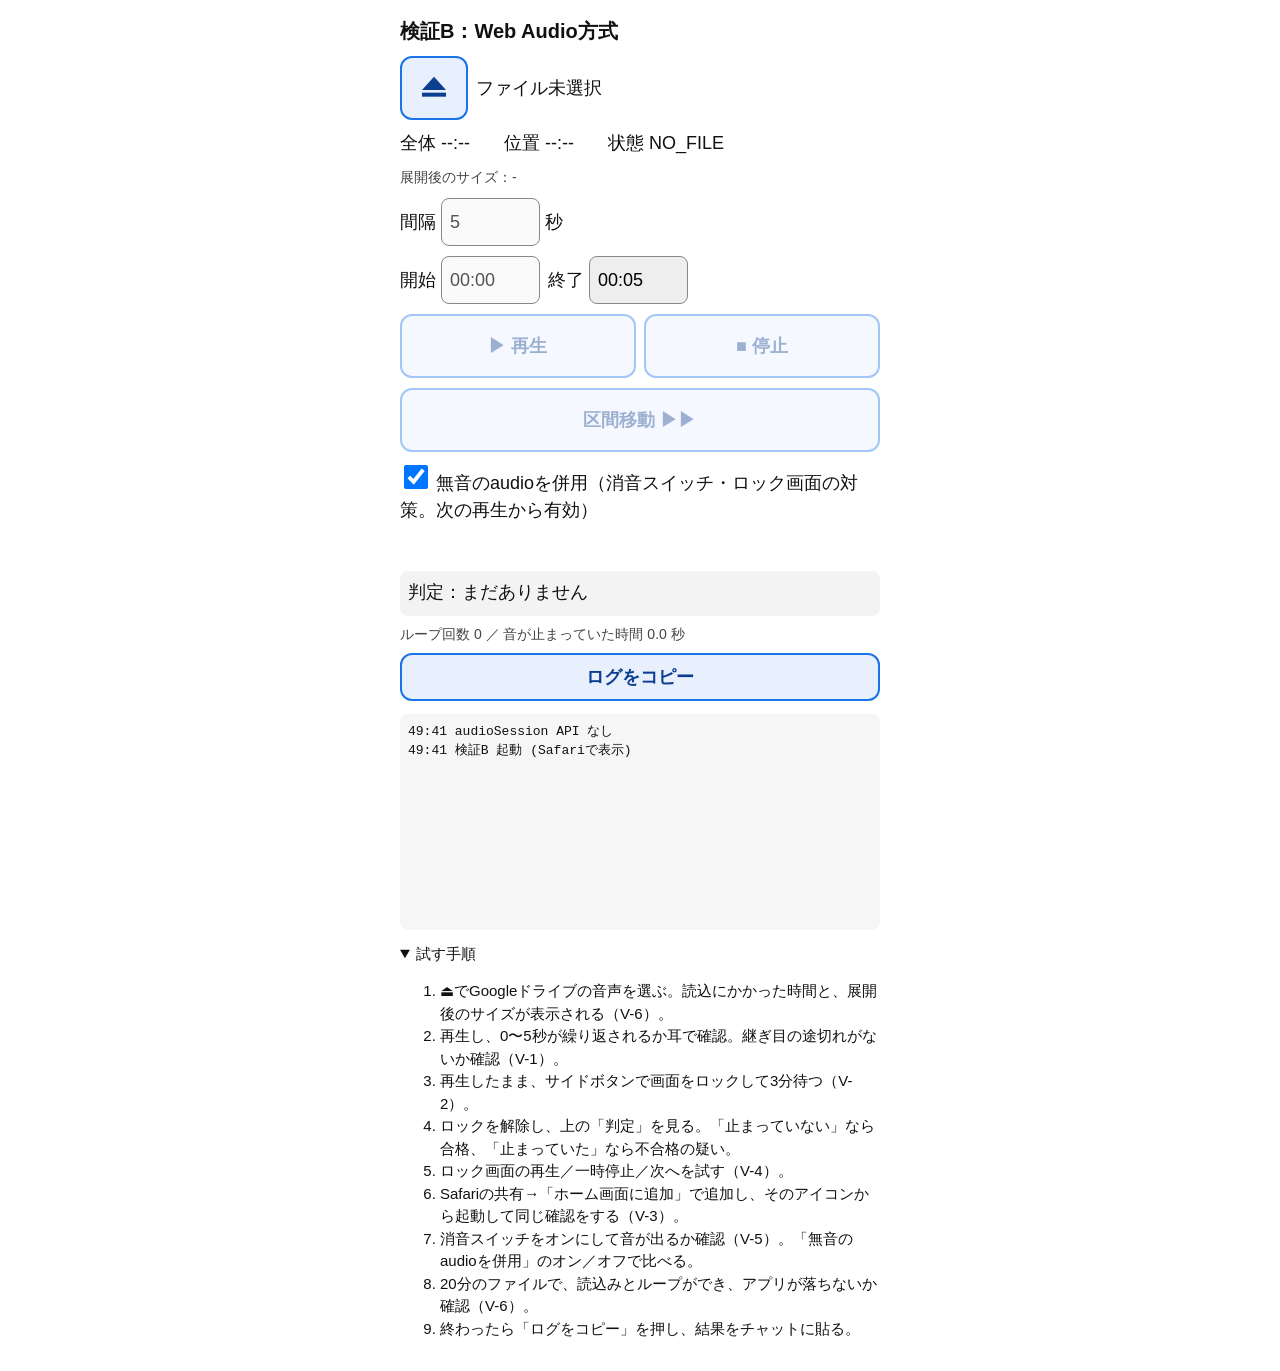
<file: test/test-web-audio.html>
<!DOCTYPE html>
<html lang="ja">
<head>
<meta charset="utf-8">
<meta name="viewport" content="width=device-width, initial-scale=1, viewport-fit=cover">
<meta name="apple-mobile-web-app-capable" content="yes">
<meta name="apple-mobile-web-app-title" content="検証B">
<title>KEecoloop 検証B（Web Audio方式）</title>
<!-- test-web-audio.html / Phase 0 検証ページ B案 / 仕様書 v0.4 5.5・5.6章 -->
<style>
body{font-family:-apple-system,"Hiragino Sans",sans-serif;margin:0 auto;padding:16px;max-width:480px;font-size:18px;line-height:1.5;background:#fff;color:#111}
h1{font-size:20px;margin:0 0 8px}
.row{display:flex;gap:8px;align-items:center;margin:10px 0;flex-wrap:wrap}
button{font-size:18px;min-height:64px;padding:0 16px;border-radius:12px;border:2px solid #1a73e8;background:#e8f0fe;color:#0b3d91;font-weight:bold}
button:disabled{opacity:.4}
button.wide{width:100%}
button.flex{flex:1}
input[type=number],input[type=text]{font-size:18px;min-height:48px;padding:0 8px;border:1px solid #888;border-radius:8px;width:5.5em;box-sizing:border-box}
input[readonly]{background:#eee}
#txt-filename{word-break:break-all;flex:1}
#txt-message{min-height:1.6em;color:#b00020;font-weight:bold}
#txt-verdict{margin:8px 0;padding:8px;border-radius:8px;background:#f3f3f3;min-height:1.6em}
pre{font-size:13px;background:#f6f6f6;padding:8px;border-radius:8px;height:200px;overflow:auto;white-space:pre-wrap;user-select:text;-webkit-user-select:text}
details{margin:12px 0;font-size:15px}
.small{font-size:14px;color:#444}
</style>
</head>
<body>
<h1>検証B：Web Audio方式</h1>
<div class="row">
  <button id="btn-eject" type="button" aria-label="ファイルを選ぶ">
    <svg viewBox="0 0 24 24" width="32" height="32" aria-hidden="true"><path d="M12 5 3 15h18z" fill="currentColor"/><rect x="3" y="17" width="18" height="3" fill="currentColor"/></svg>
  </button>
  <span id="txt-filename">ファイル未選択</span>
  <input id="input-file" type="file" hidden>
</div>
<div class="row"><span id="txt-duration">全体 --:--</span>　<span id="txt-position">位置 --:--</span>　<span id="txt-state">状態 NO_FILE</span></div>
<div class="small" id="txt-decode">展開後のサイズ：-</div>
<div class="row">
  <label>間隔 <input id="input-interval" type="number" min="1" max="60" step="1" inputmode="numeric" value="5" disabled> 秒</label>
</div>
<div class="row">
  <label>開始 <input id="input-start" type="text" inputmode="numeric" value="00:00" disabled></label>
  <label>終了 <input id="txt-end" type="text" value="00:05" readonly></label>
</div>
<div class="row">
  <button id="btn-play" class="flex" type="button" disabled>▶ 再生</button>
  <button id="btn-stop" class="flex" type="button" disabled>■ 停止</button>
</div>
<button id="btn-next" class="wide" type="button" disabled>区間移動 ▶▶</button>
<div class="row"><label><input id="chk-keepalive" type="checkbox" checked style="width:24px;height:24px"> 無音のaudioを併用（消音スイッチ・ロック画面の対策。次の再生から有効）</label></div>
<div id="txt-message"></div>
<div id="txt-verdict">判定：まだありません</div>
<div class="small" id="txt-stats">ループ回数 0 ／ 音が止まっていた時間 -</div>
<button id="btn-copy" class="wide" type="button" style="min-height:48px;margin-top:8px">ログをコピー</button>
<pre id="txt-log"></pre>
<details open>
<summary>試す手順</summary>
<ol>
<li>⏏でGoogleドライブの音声を選ぶ。読込にかかった時間と、展開後のサイズが表示される（V-6）。</li>
<li>再生し、0〜5秒が繰り返されるか耳で確認。継ぎ目の途切れがないか確認（V-1）。</li>
<li>再生したまま、サイドボタンで画面をロックして3分待つ（V-2）。</li>
<li>ロックを解除し、上の「判定」を見る。「止まっていない」なら合格、「止まっていた」なら不合格の疑い。</li>
<li>ロック画面の再生／一時停止／次へを試す（V-4）。</li>
<li>Safariの共有→「ホーム画面に追加」で追加し、そのアイコンから起動して同じ確認をする（V-3）。</li>
<li>消音スイッチをオンにして音が出るか確認（V-5）。「無音のaudioを併用」のオン／オフで比べる。</li>
<li>20分のファイルで、読込みとループができ、アプリが落ちないか確認（V-6）。</li>
<li>終わったら「ログをコピー」を押し、結果をチャットに貼る。</li>
</ol>
</details>
<script>
(function () {
  'use strict';
  var LOG_MAX = 120, UI_MS = 250;
  var $ = function (id) { return document.getElementById(id); };
  var AC = window.AudioContext || window.webkitAudioContext;
  var ctx = null, buf = null, src = null, keep = null, keepUrl = null;
  var fileName = '', duration = 0, interval = 5, start = 0, end = 5, state = 'NO_FILE';
  var segCtx = 0, segWall = 0, segOffset = 0, pausedPos = 0, wallSum = 0, ctxSum = 0, loopBase = 0, hiddenAt = 0;
  var logLines = [];

  function pad2(n) { return (n < 10 ? '0' : '') + n; }
  function fmt(sec) { sec = Math.max(0, Math.floor(sec)); return pad2(Math.floor(sec / 60)) + ':' + pad2(sec % 60); }
  function fmt1(sec) { return fmt(sec) + '.' + Math.floor((sec % 1) * 10); }
  function toHalf(t) { return String(t).replace(/[０-９]/g, function (c) { return String.fromCharCode(c.charCodeAt(0) - 65248); }).replace(/：/g, ':'); }
  function parseTime(t) { var m = /^(\d{1,3}):([0-5]?\d)$/.exec(toHalf(t).trim()); return m ? (parseInt(m[1], 10) * 60 + parseInt(m[2], 10)) : null; }
  function msg(t) { $('txt-message').textContent = t || ''; }
  function log(t) {
    var d = new Date();
    logLines.push(pad2(d.getMinutes()) + ':' + pad2(d.getSeconds()) + ' ' + t);
    if (logLines.length > LOG_MAX) logLines.shift();
    var el = $('txt-log'); el.textContent = logLines.join('\n'); el.scrollTop = el.scrollHeight;
  }
  function recalcEnd() { end = Math.min(start + interval, duration); $('txt-end').value = fmt(end); }
  function setControls(on) { ['btn-play', 'btn-stop', 'btn-next', 'input-interval', 'input-start'].forEach(function (id) { $(id).disabled = !on; }); }

  function elapsedCtx() { return state === 'PLAYING' && ctx ? ctx.currentTime - segCtx : 0; }
  function getPos() {
    if (state === 'PLAYING') {
      var len = end - start; if (len <= 0) return start;
      var run = (segOffset - start) + elapsedCtx();
      return start + (run % len);
    }
    return state === 'PAUSED' ? pausedPos : start;
  }
  function getLoops() {
    if (state !== 'PLAYING') return loopBase;
    var len = end - start; if (len <= 0) return loopBase;
    return loopBase + Math.floor(((segOffset - start) + elapsedCtx()) / len);
  }
  function gapSec() {
    var w = wallSum, c = ctxSum;
    if (state === 'PLAYING' && ctx) { w += Date.now() - segWall; c += (ctx.currentTime - segCtx) * 1000; }
    return (w - c) / 1000;
  }
  function render() {
    $('txt-filename').textContent = fileName || 'ファイル未選択';
    $('txt-duration').textContent = '全体 ' + (duration ? fmt(duration) : '--:--');
    $('txt-state').textContent = '状態 ' + state;
    $('btn-play').textContent = state === 'PLAYING' ? '⏸ 一時停止' : '▶ 再生';
    $('input-start').value = fmt(start);
    $('txt-end').value = fmt(end);
    $('input-interval').value = interval;
    updateStats();
  }
  function updateStats() {
    $('txt-stats').textContent = 'ループ回数 ' + getLoops() + ' ／ 音が止まっていた時間 ' + Math.max(0, gapSec()).toFixed(1) + ' 秒';
  }
  function setState(s) { state = s; render(); updateMediaSession(); }

  function makeSilentWavUrl() {
    var n = 8000, b = new ArrayBuffer(44 + n), v = new DataView(b), i;
    function w(o, s) { for (var k = 0; k < s.length; k++) v.setUint8(o + k, s.charCodeAt(k)); }
    w(0, 'RIFF'); v.setUint32(4, 36 + n, true); w(8, 'WAVE'); w(12, 'fmt '); v.setUint32(16, 16, true);
    v.setUint16(20, 1, true); v.setUint16(22, 1, true); v.setUint32(24, 8000, true); v.setUint32(28, 8000, true);
    v.setUint16(32, 1, true); v.setUint16(34, 8, true); w(36, 'data'); v.setUint32(40, n, true);
    for (i = 0; i < n; i++) v.setUint8(44 + i, 128);
    return URL.createObjectURL(new Blob([b], { type: 'audio/wav' }));
  }
  function keepStart() {
    if (!$('chk-keepalive').checked) { keepStop(); return; }
    if (!keep) { keepUrl = makeSilentWavUrl(); keep = new Audio(keepUrl); keep.loop = true; }
    var p = keep.play(); if (p && p.catch) p.catch(function (e) { log('無音audio再生失敗 ' + e.name); });
  }
  function keepStop() { if (keep) keep.pause(); }

  function destroySource() { if (src) { try { src.onended = null; src.stop(); } catch (e) {} try { src.disconnect(); } catch (e2) {} src = null; } }
  function closeSegment() {
    if (state === 'PLAYING' && ctx) { wallSum += Date.now() - segWall; ctxSum += (ctx.currentTime - segCtx) * 1000; }
  }
  function startSource(offset) {
    destroySource();
    src = ctx.createBufferSource(); src.buffer = buf; src.loop = true; src.loopStart = start; src.loopEnd = end;
    src.connect(ctx.destination);
    segCtx = ctx.currentTime; segWall = Date.now(); segOffset = offset;
    src.start(0, offset);
  }
  function restartAt(offset) {
    var wasPlaying = state === 'PLAYING';
    if (wasPlaying) { loopBase = getLoops(); closeSegment(); }
    startSource(offset);
    if (!wasPlaying) { /* 呼び出し側で状態を設定 */ }
  }

  function play() {
    if (state === 'NO_FILE') { msg('まず ⏏ でファイルを選んでください'); return; }
    msg('');
    var offset = state === 'PAUSED' ? pausedPos : start;
    if (offset < start || offset >= end) offset = start;
    keepStart();
    var go = function () { startSource(offset); setState('PLAYING'); };
    if (ctx.state !== 'running') { ctx.resume().then(go, function (e) { msg('再生できませんでした。もう一度再生ボタンを押してください'); log('resume失敗 ' + e); }); }
    else { go(); }
  }
  function pause() {
    if (state !== 'PLAYING') return;
    pausedPos = getPos(); loopBase = getLoops(); closeSegment(); destroySource(); keepStop(); setState('PAUSED');
  }
  function stop() {
    if (state === 'NO_FILE') return;
    if (state === 'PLAYING') { loopBase = getLoops(); closeSegment(); }
    destroySource(); keepStop(); pausedPos = start; setState('STOPPED');
  }
  function next() {
    if (state === 'NO_FILE') return;
    var ns = start + interval;
    if (ns >= duration) { msg('ファイルの終わりに達しました'); return; }
    start = ns; recalcEnd(); msg('');
    if (state === 'PLAYING') { restartAt(start); setState('PLAYING'); } else { pausedPos = start; state = 'STOPPED'; play(); }
  }

  function loadFile(f) {
    stop(); msg('ファイルを読み込み中…'); var t0 = Date.now();
    if (!AC) { msg('このブラウザはWeb Audioに対応していません'); return; }
    if (!ctx) {
      ctx = new AC();
      ctx.onstatechange = function () { log('AudioContext状態 → ' + ctx.state); };
      log('AudioContext 作成 サンプルレート' + ctx.sampleRate + 'Hz');
    }
    f.arrayBuffer().then(function (ab) {
      var readMs = Date.now() - t0;
      return new Promise(function (res, rej) {
        var p = ctx.decodeAudioData(ab, res, rej); if (p && p.then) p.then(res, rej);
      }).then(function (b) { return { b: b, readMs: readMs }; });
    }).then(function (r) {
      buf = r.b; fileName = f.name; duration = buf.duration; start = 0; loopBase = 0; wallSum = 0; ctxSum = 0; pausedPos = 0;
      recalcEnd(); state = 'STOPPED'; setControls(true); msg('');
      var mb = buf.length * buf.numberOfChannels * 4 / 1e6;
      $('txt-decode').textContent = '展開後のサイズ：約' + Math.round(mb) + 'MB（' + buf.numberOfChannels + 'ch・' + buf.sampleRate + 'Hz）／読込・展開 ' + ((Date.now() - t0) / 1000).toFixed(1) + '秒';
      log('読込完了 ' + f.name + ' 全長' + fmt1(duration) + ' 展開後約' + Math.round(mb) + 'MB 所要' + (Date.now() - t0) + 'ms（ファイル読込' + r.readMs + 'ms）');
      render(); setupMediaSession();
    }).catch(function (e) {
      msg('読み込めませんでした。mp3・m4a形式か確認してください'); log('読込失敗 ' + (e && e.message ? e.message : e));
    });
  }

  $('btn-eject').addEventListener('click', function () { $('input-file').click(); });
  $('input-file').addEventListener('change', function (ev) {
    var f = ev.target.files && ev.target.files[0]; if (!f) return;
    loadFile(f); ev.target.value = '';
  });
  $('btn-play').addEventListener('click', function () { if (state === 'PLAYING') pause(); else play(); });
  $('btn-stop').addEventListener('click', stop);
  $('btn-next').addEventListener('click', next);
  $('input-interval').addEventListener('change', function () {
    var n = Math.round(Number($('input-interval').value));
    if (!isFinite(n) || $('input-interval').value === '') { msg('リピート間隔は1〜60の数字で入力してください'); render(); return; }
    if (n < 1 || n > 60) { n = Math.min(60, Math.max(1, n)); msg('1〜60の範囲に直しました'); } else { msg(''); }
    var pos = getPos(); interval = n; recalcEnd();
    if (state === 'PLAYING') { restartAt(pos >= end ? start : pos); setState('PLAYING'); } else { render(); }
  });
  $('input-start').addEventListener('change', function () {
    var s = parseTime($('input-start').value);
    if (s === null) { msg('開始地点は「分:秒」（例 01:30）で入力してください'); render(); return; }
    if (s >= duration) { msg('開始地点がファイルの長さを超えています'); render(); return; }
    msg(''); start = s; recalcEnd();
    if (state === 'PLAYING') { restartAt(start); setState('PLAYING'); } else { pausedPos = start; if (state !== 'NO_FILE') state = 'STOPPED'; render(); }
  });
  $('btn-copy').addEventListener('click', function () {
    var text = logLines.join('\n') + '\n' + $('txt-stats').textContent + '\n' + $('txt-verdict').textContent + '\n' + $('txt-decode').textContent;
    try { navigator.clipboard.writeText(text).then(function () { msg('ログをコピーしました'); }, function () { msg('コピーできません。ログを長押しして選択してください'); }); }
    catch (e) { msg('コピーできません。ログを長押しして選択してください'); }
  });

  function verdictNow(label) {
    if (state === 'NO_FILE') return;
    var text;
    if (state !== 'PLAYING') { text = '再生中ではありません（状態 ' + state + '）'; }
    else {
      var g = gapSec();
      var running = ctx && ctx.state === 'running';
      if (g > 1.5 || !running) text = '止まっていた（不合格の疑い）止まっていた時間 約' + Math.max(0, g).toFixed(1) + '秒／AudioContext ' + (ctx ? ctx.state : '-');
      else text = '止まっていない（合格の見込み）差 ' + Math.max(0, g).toFixed(1) + '秒／AudioContext ' + ctx.state;
    }
    $('txt-verdict').textContent = '判定（' + label + '）：' + text;
    log(label + ' ' + text);
  }
  document.addEventListener('visibilitychange', function () {
    if (document.hidden) { hiddenAt = Date.now(); log('画面が隠れた（ロック／切替）'); }
    else { verdictNow('復帰 ' + Math.round((Date.now() - hiddenAt) / 1000) + '秒後'); render(); }
  });

  function setupMediaSession() {
    if (!('mediaSession' in navigator)) { log('Media Session 非対応'); return; }
    try { navigator.mediaSession.metadata = new MediaMetadata({ title: fileName, artist: 'KEecoloop 検証B' }); } catch (e) {}
    var h = { play: play, pause: pause, stop: stop, nexttrack: next };
    Object.keys(h).forEach(function (k) { try { navigator.mediaSession.setActionHandler(k, h[k]); } catch (e) { log('未対応の操作: ' + k); } });
  }
  function updateMediaSession() {
    if ('mediaSession' in navigator) { try { navigator.mediaSession.playbackState = state === 'PLAYING' ? 'playing' : (state === 'NO_FILE' ? 'none' : 'paused'); } catch (e) {} }
  }

  try { if (navigator.audioSession) { navigator.audioSession.type = 'playback'; log('audioSession.type = playback を設定'); } else { log('audioSession API なし'); } } catch (e) { log('audioSession設定失敗'); }
  setInterval(function () {
    if (document.hidden || state === 'NO_FILE') return;
    $('txt-position').textContent = '位置 ' + fmt1(getPos()); updateStats();
  }, UI_MS);
  render();
  log('検証B 起動 ' + (window.navigator.standalone ? '(ホーム画面から起動)' : '(Safariで表示)'));
})();
</script>
</body>
</html>
</file>
<file: css/style.css>
/* css/style.css / KEecoloop 見た目 / 仕様書 v3.5.0 4章 */
:root {
  --bg: #0C1016;
  --surface: #131922;
  --surface-2: #151B24;
  --surface-3: #10151C;
  --line: #2A3441;
  --line-soft: #1F2833;
  --text: #E9EEF5;
  --text-strong: #FFFFFF;
  --muted: #8A97A8;
  --muted-2: #5B6878;
  --sub: #A9B4C3;
  --accent: #FFB020;
  --accent-ink: #1A1204;
  --mark: #5EE6B0;
  --mark-pressed: #38C48F;
  --mark-ink: #0A0F0C;
  --mark-end: #FF8F8F;
  --mark-end-pressed: #E86B6B;
  --hint: #8A97A8;
  --memo: #B9A6FF;
  --memo-pressed: #9B84F0;
  --memo-ink: #0C0A1A;
  --danger: #FF4D4D;
  --tab-h: 56px;
  --dock-h: 76px;
  --pane-a: #171D27;
  --pane-b: #171D27;
  --pane-c: #171D27;
  --pc-a: #FFFFFF;
  --pc-b: #5A86FF;
  --pc-c: #FF6060;
  --all: #7CC8FF;
  --all-pressed: #55AEEB;
  --all-ink: #08202F;
  --mode: #6AA9FF;
  --mode-bg: #14233A;
  --mode-ink: #0A1626;
  --num-font: ui-rounded, "SF Pro Rounded", -apple-system, "Helvetica Neue", system-ui, sans-serif;
  --ui-font: -apple-system, "Hiragino Sans", "Hiragino Kaku Gothic ProN", "Noto Sans JP", system-ui, sans-serif;
}
* { box-sizing: border-box; -webkit-tap-highlight-color: transparent; }
html { background: var(--bg); }
body {
  margin: 0; min-height: 100vh; min-height: 100dvh;
  background: var(--bg); color: var(--text);
  font-family: var(--ui-font); font-size: 16px; line-height: 1.4;
  -webkit-text-size-adjust: 100%;
}
button, input { font-family: inherit; }
button { cursor: pointer; }
button:disabled { cursor: default; }

.app {
  max-width: 480px; margin: 0 auto; min-height: 100vh; min-height: 100dvh;
  padding: calc(env(safe-area-inset-top, 0px) + 20px) 24px calc(env(safe-area-inset-bottom, 0px) + var(--tab-h) + var(--dock-h) + 24px);
  display: flex; flex-direction: column; gap: 14px;
}

.topbar { display: flex; align-items: center; justify-content: space-between; height: 48px; flex-shrink: 0; }
.brand { font-family: var(--num-font); font-weight: 700; font-size: 24px; letter-spacing: -0.01em; }
.brand-ke { color: var(--accent); }

.icon-btn {
  width: 48px; height: 48px; border-radius: 24px; border: 1px solid var(--line);
  background: var(--surface-2); color: var(--text);
  display: flex; align-items: center; justify-content: center; padding: 0;
}
.icon-btn:active { background: #1D2531; }
.icon-btn:disabled { opacity: 0.4; }
.topbar .icon-btn.attention { border-color: transparent; background: var(--accent); color: var(--accent-ink); }

.label-small { font-size: 13px; letter-spacing: 0.06em; color: var(--muted); font-weight: 500; }
.file { display: flex; flex-direction: column; gap: 6px; min-height: 68px; flex-shrink: 0; }
.filename {
  font-size: 18px; line-height: 1.4; font-weight: 700; word-break: break-all;
  display: -webkit-box; -webkit-line-clamp: 2; -webkit-box-orient: vertical; overflow: hidden;
}
.filename.empty { color: var(--muted-2); }
.file-hint { font-size: 14px; color: var(--muted); }
.file-hint[hidden] { display: none; }

.position { display: flex; flex-direction: column; gap: 4px; flex-shrink: 0; }
.position-row { display: flex; align-items: baseline; gap: 12px; }
.position-time {
  font-family: var(--num-font); font-weight: 700; font-size: 64px; line-height: 1;
  letter-spacing: -0.03em; font-variant-numeric: tabular-nums;
}
.position-time.empty { color: #3A4658; }
.position-total { font-size: 14px; color: var(--muted); font-variant-numeric: tabular-nums; }

.bar { display: flex; flex-direction: column; gap: 6px; flex-shrink: 0; }
.bar-track { position: relative; height: 20px; }
.bar-rail { position: absolute; left: 0; right: 0; top: 6px; height: 8px; border-radius: 4px; background: #232C38; }
.bar-played { position: absolute; left: 0; top: 6px; height: 8px; border-radius: 4px; background: #3A4658; width: 0; }
.bar-marker { position: absolute; top: 0; width: 8px; height: 20px; border-radius: 4px; background: var(--accent); left: 0; display: none; }
.bar-labels { display: flex; justify-content: space-between; font-size: 13px; color: var(--muted); font-variant-numeric: tabular-nums; }

.card {
  background: var(--surface); border: 1px solid var(--line-soft); border-radius: 20px;
  padding: 16px; display: flex; flex-direction: column; gap: 14px; flex-shrink: 0;
}
.card.disabled { opacity: 0.55; background: var(--surface-3); }

.time-row { display: flex; align-items: center; gap: 6px; }
.time-label { width: 40px; flex-shrink: 0; font-size: 13px; font-weight: 600; color: var(--muted); }
.digits { flex: 1; display: flex; align-items: center; justify-content: center; gap: 2px; }
.digit { width: 56px; display: flex; flex-direction: column; align-items: stretch; gap: 4px; }
.digit-btn {
  height: 52px; border-radius: 14px; border: 1px solid var(--line); background: var(--surface-2); color: var(--sub);
  display: flex; align-items: center; justify-content: center; padding: 0;
  transition: background-color 0.18s ease, color 0.18s ease, border-color 0.18s ease;
}
/* 押している間（.pressed）は、アンバー色に変わる。指を離すと元の色に戻る */
.digit-btn.pressed, .digit-btn:active, .mark-btn.pressed, .mark-btn:active { background: var(--accent); color: var(--accent-ink); border-color: transparent; transition: none; }
.digit-btn:disabled { opacity: 0.4; }
.digit-num {
  height: 36px; display: flex; align-items: center; justify-content: center;
  font-family: var(--num-font); font-weight: 700; font-size: 30px; color: var(--text-strong); font-variant-numeric: tabular-nums;
}
.digit-num.empty { color: #3A4658; }
.colon { width: 12px; text-align: center; font-family: var(--num-font); font-weight: 700; font-size: 26px; color: var(--muted); padding-bottom: 2px; }
.time-sep { height: 1px; background: var(--line-soft); }
.card-move { padding: 12px 16px; gap: 8px; }
.card-rate { padding: 12px 16px; }
.rate-row { display: flex; gap: 8px; }
.rate-btn, .gap-btn {
  flex: 1; height: 48px; padding: 0; border-radius: 10px; border: 1px solid var(--line); background: var(--surface-2);
  color: var(--text); font-family: var(--num-font); font-weight: 700; font-size: 17px; font-variant-numeric: tabular-nums;
  cursor: pointer; transition: background-color .18s, color .18s, border-color .18s;
}
.rate-btn.active, .gap-btn.active { border-color: var(--accent); color: var(--accent); }
.rate-btn.pressed, .rate-btn:active, .gap-btn.pressed, .gap-btn:active { background: var(--accent); color: var(--accent-ink); border-color: transparent; transition: none; }
.rate-btn:disabled, .gap-btn:disabled, .mark-btn:disabled, .prev-btn:disabled { opacity: 0.4; }
.move-note { font-size: 12px; line-height: 1.5; color: var(--muted); }
.interval-label .sub { display: block; font-size: 12px; color: var(--muted-2); font-weight: 400; margin-top: 2px; }
.interval-row { display: flex; align-items: center; justify-content: space-between; }
.interval-label { font-size: 16px; font-weight: 500; }
.stepper { display: flex; align-items: center; gap: 8px; }
.interval-value { display: flex; align-items: baseline; justify-content: center; gap: 2px; min-width: 66px; }
.interval-value input {
  width: 44px; border: 0; background: transparent; color: var(--text-strong); padding: 0; outline: none;
  font-family: var(--num-font); font-weight: 700; font-size: 32px; text-align: right; font-variant-numeric: tabular-nums;
  -moz-appearance: textfield; appearance: textfield;
}
.interval-value input::-webkit-outer-spin-button, .interval-value input::-webkit-inner-spin-button { -webkit-appearance: none; margin: 0; }
.interval-unit { font-size: 15px; color: var(--muted); }

.message {
  position: absolute; left: 12px; right: 12px; bottom: calc(100% + 6px); display: none;
  padding: 8px 12px; border-radius: 12px; border: 1px solid var(--line);
  background: var(--surface-2); font-size: 14px; color: var(--text); pointer-events: none;
}
.message.show { display: block; }

.round-btn { border-radius: 50%; display: flex; align-items: center; justify-content: center; padding: 0; }
.round-btn:disabled { opacity: 0.4; }
.round-btn-sub { width: 52px; height: 52px; border: 1px solid var(--line); background: var(--surface-2); color: var(--text); }
.round-btn-sub:active { background: #1D2531; }
.round-btn-main { width: 64px; height: 64px; border: 0; background: var(--accent); color: var(--accent-ink); }
.round-btn-main:active { filter: brightness(0.92); }

.next-btn {
  height: 52px; border-radius: 16px; border: 1.5px solid var(--accent); background: var(--surface);
  color: var(--text-strong); display: flex; flex-direction: column; align-items: center; justify-content: center;
  padding: 0 6px; flex: 1; min-width: 0;
}
.next-btn:active { background: #1A212C; }
.next-btn:disabled { opacity: 0.4; }
.next-main { white-space: nowrap; font-size: 15px; font-weight: 700; line-height: 1.2; }
.next-hint { white-space: nowrap; text-align: center; line-height: 1.2; font-size: 11px; color: var(--sub); font-variant-numeric: tabular-nums; }

.update-banner {
  display: flex; flex-direction: column; align-items: center; justify-content: center; gap: 2px;
  width: 100%; min-height: 56px; padding: 8px 12px; border: 0; border-radius: 14px; flex-shrink: 0;
  background: var(--accent); color: var(--accent-ink); text-align: center; cursor: pointer;
}
.update-banner[hidden] { display: none; }
.update-banner:active { filter: brightness(0.85); }
.update-main { font-size: 15px; font-weight: 700; }
.update-note { font-size: 12px; }
.version { margin-top: 24px; padding-top: 8px; text-align: center; font-size: 12px; color: var(--muted-2); }

@media (max-height: 700px) {
  .app { gap: 10px; }
  .position-time { font-size: 52px; }
  .digit-btn { height: 44px; }
  .rate-btn, .gap-btn { height: 44px; }
  .digit-num { height: 32px; font-size: 26px; }
}

.topbar-right { display: flex; align-items: center; gap: 10px; }
.mode-btn {
  height: 32px; padding: 0 12px; border-radius: 16px; border: 1px solid var(--mode);
  background: var(--mode-bg); color: var(--mode); font-size: 12px; font-weight: 700; white-space: nowrap;
}
.mode-btn:active, .mode-btn.pressed { background: var(--mode); color: var(--mode-ink); }

.gap-btn { font-size: 15px; }
.gap-label { display: flex; align-items: center; font-size: 12px; color: var(--muted); white-space: nowrap; padding-right: 2px; }
.mark-btn {
  width: 40px; height: 46px; flex-shrink: 0; padding: 0; border-radius: 10px; border: 1px solid var(--line);
  background: var(--surface-2); color: var(--sub); font-size: 11px; font-weight: 600; line-height: 1.3;
  display: flex; flex-direction: column; align-items: center; justify-content: center;
  transition: background-color .18s, color .18s, border-color .18s;
}
.mark-btn.pressed, .mark-btn:active { transition: none; }

.hint { font-size: 12px; line-height: 1.5; color: var(--hint); }
.hint-free { flex-shrink: 0; margin-bottom: -6px; }
.card .hint { margin-bottom: -2px; }
.mark-btn { background: var(--mark); color: var(--mark-ink); border-color: transparent; }
.mark-btn.pressed, .mark-btn:active { background: var(--mark-pressed); color: var(--mark-ink); border-color: transparent; }
.mark-btn:disabled { opacity: 0.4; }
.mark-btn[data-mark="end"] { background: var(--mark-end); }
.mark-btn[data-mark="end"].pressed, .mark-btn[data-mark="end"]:active { background: var(--mark-end-pressed); }

/* ---- 区間メモ（v2.9） ---- */
/* 区間保存: 区間メモの枠のすぐ上。横幅いっぱい・高さ64px。2区間モードでは2つが半分ずつ */
.memo-save-row { display: flex; gap: 8px; flex-shrink: 0; }
.memo-save-btn {
  flex: 1; min-width: 0; height: 64px; padding: 0 8px; border: 0; border-radius: 12px; background: var(--memo); color: var(--memo-ink);
  font-family: var(--ui-font); font-size: 17px; font-weight: 700; white-space: nowrap; cursor: pointer;
}
.memo-save-btn[hidden] { display: none; }
.memo-save-btn.pressed, .memo-save-btn:active { background: var(--memo-pressed); transition: none; }
.memo-save-btn:disabled { opacity: 0.4; }
.card-memo { gap: 10px; }
.memo-head { font-size: 14px; font-weight: 700; color: var(--text); }
.memo-group { display: flex; flex-direction: column; gap: 6px; }
.memo-group[hidden], .memo-title[hidden], .memo-empty[hidden] { display: none; }
.memo-title { font-size: 12px; color: var(--sub); }
.memo-list { display: flex; flex-direction: column; gap: 6px; position: relative; }
.memo-empty { font-size: 13px; color: var(--muted-2); padding: 4px 0; }
.memo-chip {
  display: flex; align-items: stretch; height: 48px; border: 1px solid var(--line); border-radius: 12px;
  background: var(--surface-2); transition: transform 0.12s; position: relative;
}
.memo-chip.dragging { transition: none; z-index: 2; background: var(--surface-3); border-color: var(--accent); box-shadow: 0 6px 18px rgba(0, 0, 0, 0.5); }
.memo-chip-grip, .memo-chip-del, .memo-chip-main { background: none; border: 0; font-family: inherit; color: inherit; cursor: pointer; }
.memo-chip-grip {
  width: 48px; flex: none; display: flex; align-items: center; justify-content: center; color: var(--muted);
  border-right: 1px solid var(--line-soft); touch-action: none; -webkit-user-select: none; user-select: none;
  -webkit-touch-callout: none; cursor: grab;
}
.memo-chip-main {
  flex: 1; min-width: 0; display: flex; align-items: center; gap: 6px; padding: 0 8px 0 12px; text-align: left; white-space: nowrap;
  color: var(--text); font-family: var(--num-font); font-size: 16px; font-variant-numeric: tabular-nums;
}
.memo-chip-main:active { background: var(--surface-3); }
.memo-chip-del { width: 48px; flex: none; border-left: 1px solid var(--line-soft); color: var(--sub); font-size: 22px; line-height: 1; }
.memo-chip[aria-current="true"] { border-color: var(--accent); }
.memo-chip[aria-current="true"] .memo-chip-main { color: var(--accent); }
.memo-chip--last .memo-chip-main { color: var(--danger); font-weight: 700; }
.memo-chip-warn { font-family: var(--ui-font); font-size: 11px; font-weight: 700; color: var(--danger); }

/* ---- v3.0.0 タブ画面（仕様書 4.3） ---- */
.screen { display: flex; flex-direction: column; gap: 14px; }
.screen[hidden] { display: none; }
.slot-pane { display: flex; flex-direction: column; gap: 14px; flex-shrink: 0; }
.slot-pane[hidden] { display: none; }
.slot-b .label-small, .slot-c .label-small { color: var(--mode); }
.file-row { display: flex; align-items: center; justify-content: space-between; gap: 12px; }
.file-row .filename { flex: 1; min-width: 0; }
.file-row .icon-btn.attention { border-color: transparent; background: var(--mode); color: var(--mode-ink); }
.screen-title { margin: 0; font-size: 22px; font-weight: 700; }

.dock {
  position: fixed; left: 50%; transform: translateX(-50%); width: 100%; max-width: 480px;
  bottom: calc(var(--tab-h) + env(safe-area-inset-bottom, 0px)); height: var(--dock-h); z-index: 14;
  display: flex; align-items: center; gap: 8px; padding: 10px 12px;
  background: var(--surface); border-top: 1px solid var(--line-soft);
}
.round-btn-all { flex-direction: column; gap: 0; }
.all-label { font-size: 10px; line-height: 1.1; }
.prev-btn {
  height: 52px; width: 56px; flex-shrink: 0; border-radius: 14px; border: 1px solid var(--line);
  background: var(--surface-2); color: var(--text); display: flex; flex-direction: column; align-items: center; justify-content: center; gap: 0; padding: 0; font-size: 12px; font-weight: 600;
}
.prev-btn svg { color: var(--accent); }
.prev-btn:active { background: #1D2531; }

.tab-bar {
  position: fixed; left: 50%; transform: translateX(-50%); width: 100%; max-width: 480px; bottom: 0; z-index: 15;
  display: flex; height: calc(var(--tab-h) + env(safe-area-inset-bottom, 0px)); padding-bottom: env(safe-area-inset-bottom, 0px);
  background: rgba(10, 14, 24, 0.94); -webkit-backdrop-filter: blur(12px); backdrop-filter: blur(12px);
  border-top: 1px solid var(--line-soft);
}
.tab {
  flex: 1; min-height: var(--tab-h); border: 0; background: transparent; color: var(--muted);
  display: flex; flex-direction: column; align-items: center; justify-content: center; gap: 2px; font-size: 11px; padding: 0;
}
.tab[aria-current="page"] { color: var(--accent); }
body.kb-open .dock, body.kb-open .tab-bar { display: none; }

.seg { display: flex; gap: 8px; flex-shrink: 0; }
.seg[hidden] { display: none; }
.seg-btn {
  flex: 1; height: 44px; border-radius: 12px; border: 1px solid var(--line); background: transparent; color: var(--muted);
  font-size: 14px; font-weight: 700; padding: 0;
}
.seg-btn[hidden] { display: none; }
.seg-btn.on { border-color: var(--mode); color: var(--mode); background: var(--mode-bg); }
.seg-btn.dim { opacity: 0.5; }

.play-rows { display: flex; flex-direction: column; gap: 12px; }
.play-row {
  position: relative; display: flex; flex-direction: column; gap: 4px; padding: 12px 14px 12px 18px;
  background: var(--surface); border: 1px solid var(--line-soft); border-radius: 16px;
}
.play-row[hidden] { display: none; }
.play-row.active::before { content: ""; position: absolute; left: 0; top: 10px; bottom: 10px; width: 4px; border-radius: 2px; background: var(--accent); }
.play-head { display: flex; justify-content: space-between; align-items: baseline; gap: 8px; }
.play-label { font-size: 13px; color: var(--muted); font-weight: 500; }
.play-range { font-size: 14px; color: var(--sub); font-variant-numeric: tabular-nums; }
.play-name { font-size: 16px; font-weight: 700; word-break: break-all; display: -webkit-box; -webkit-line-clamp: 1; -webkit-box-orient: vertical; overflow: hidden; }
.play-name.empty { color: var(--muted-2); }
.play-pos { font-family: var(--num-font); font-weight: 700; font-size: 40px; line-height: 1.1; letter-spacing: -0.02em; font-variant-numeric: tabular-nums; }
.play-pos.empty { color: #3A4658; }
.play-bar { position: relative; height: 6px; border-radius: 3px; background: #232C38; margin-top: 4px; }
.play-bar-fill { position: absolute; left: 0; top: 0; height: 6px; border-radius: 3px; background: #3A4658; width: 0; }
.play-bar-marker { position: absolute; top: -3px; width: 6px; height: 12px; border-radius: 3px; background: var(--accent); left: 0; display: none; }
.next-detail { font-size: 12px; color: var(--muted); white-space: pre-line; min-height: 18px; }
#pane-a .file-row .icon-btn.attention { background: var(--accent); color: var(--accent-ink); }
.play-rows:has(.play-row[hidden]):empty { display: none; }
.play-rows[hidden] { display: none; }

/* ---- v3.0.1: 区間タブの表示を小さく／再生タブの各行に ⏏ ---- */
#screen-edit .slot-pane { gap: 10px; }
#screen-edit .file { min-height: 0; gap: 4px; }
#screen-edit .filename { font-size: 15px; -webkit-line-clamp: 1; }
#screen-edit .file-hint { font-size: 13px; }
#screen-edit .file-row .icon-btn { width: 40px; height: 40px; }
#screen-edit .position { flex-direction: row; align-items: baseline; gap: 10px; }
#screen-edit .position .label-small { font-size: 12px; }
#screen-edit .position-time { font-size: 38px; }
#screen-edit .position-total { font-size: 12px; }
#screen-edit .bar { gap: 2px; }
#screen-edit .bar-labels { font-size: 12px; }
.play-name-row { display: flex; align-items: center; gap: 10px; }
.play-name-row .play-name { flex: 1; min-width: 0; }
.play-eject { width: 40px; height: 40px; flex-shrink: 0; }
.play-eject.attention { border-color: transparent; background: var(--accent); color: var(--accent-ink); }
.play-rows { gap: 8px; }
.play-row { padding: 8px 12px 8px 16px; gap: 2px; }
.play-pos { font-size: 32px; }
.play-bar { margin-top: 2px; }

/* ---- v3.1.0: 3パネル常時表示・再生ON/OFF・パネルごとの全範囲 ---- */
.slot-pane { padding: 10px; border-radius: 20px; }
.slot-a, .memo-group.slot-a { background: var(--pane-a); }
.slot-b, .memo-group.slot-b { background: var(--pane-b); }
.slot-c, .memo-group.slot-c { background: var(--pane-c); }
.memo-group { padding: 10px; border-radius: 14px; gap: 8px; }
.memo-title { font-size: 12px; color: var(--sub); word-break: break-all; }
.slot-pane .memo-save-btn { flex: none; width: 100%; }
#screen-edit .file-row { padding-top: 14px; }
.time-sep { display: flex; align-items: center; gap: 6px; height: auto; background: none; }
.time-sep-line { flex: 1; height: 1px; background: var(--line-soft); }
.all-btn {
  width: 40px; height: 32px; flex-shrink: 0; padding: 0; border-radius: 8px; border: 1px solid var(--line);
  background: var(--surface-2); color: var(--sub); font-size: 10px; font-weight: 700; line-height: 1;
  display: flex; align-items: center; justify-content: center; white-space: nowrap;
}
.all-btn.pressed, .all-btn:active { background: #1D2531; transition: none; }
.all-btn:disabled { opacity: 0.4; }
.play-head-l { display: flex; align-items: center; gap: 10px; min-width: 0; }
.play-toggle {
  height: 28px; padding: 0 12px; border-radius: 14px; border: 1px solid var(--line); background: transparent;
  color: var(--muted); font-size: 12px; font-weight: 700; white-space: nowrap;
}
.play-toggle.on { border-color: var(--mode); background: var(--mode-bg); color: var(--mode); }
.play-toggle.pressed, .play-toggle:active { background: var(--mode); color: var(--mode-ink); transition: none; }
.play-row.off { opacity: 0.55; }
.move-demo { display: flex; align-items: center; gap: 12px; }
.next-btn-demo { flex: none; width: 150px; pointer-events: none; }
.move-demo-text { font-size: 12px; line-height: 1.5; color: var(--sub); }

/* ---- v3.1.2: 全範囲選択を見やすく／再生OFFのボタンを目立たせる／パネルの色を濃く ---- */
.all-btn {
  width: 40px; height: 46px; border-radius: 10px; border: 0; background: var(--all); color: var(--all-ink);
  flex-direction: column; font-size: 11px; font-weight: 700; line-height: 1.25; text-align: center;
}
.all-btn.pressed, .all-btn:active { background: var(--all-pressed); }
.all-btn:disabled { opacity: 0.4; }
.play-toggle { height: 32px; padding: 0 14px; border-radius: 16px; font-size: 13px; border: 0; background: var(--mode); color: var(--mode-ink); }
.play-toggle.on { border: 1.5px solid var(--mode); background: var(--mode-bg); color: var(--mode); }
.play-toggle.pressed, .play-toggle:active { background: #4A8FE0; color: var(--mode-ink); }
.play-row.off { opacity: 1; }
.play-row.off .play-label, .play-row.off .play-range, .play-row.off .play-name, .play-row.off .play-pos,
.play-row.off .play-bar, .play-row.off .play-eject { opacity: 0.55; }
#play-row-a { background: var(--pane-a); }
#play-row-b { background: var(--pane-b); }
#play-row-c { background: var(--pane-c); }

/* ---- v3.1.3: パネルの背景は3つとも同じ「背景よりほんの少し白い黒」。違いは文字の色（1つ目＝白、2つ目＝紺に近い青、3つ目＝赤） ---- */
.slot-a, #play-row-a, .memo-group.slot-a { --pc: var(--pc-a); }
.slot-b, #play-row-b, .memo-group.slot-b { --pc: var(--pc-b); }
.slot-c, #play-row-c, .memo-group.slot-c { --pc: var(--pc-c); }
.slot-pane .label-small, .slot-pane .filename, .slot-pane .file-hint, .slot-pane .position-time, .slot-pane .position-total,
.slot-pane .bar-labels, .slot-pane .digit-num, .slot-pane .colon, .slot-pane .digit-btn, .slot-pane .icon-btn,
.play-row .play-label, .play-row .play-range, .play-row .play-name, .play-row .play-pos, .play-row .play-eject,
.memo-group .memo-title, .memo-group .memo-chip-grip, .memo-group .memo-chip-del, .memo-group .memo-empty { color: var(--pc); }
.slot-pane .icon-btn, .play-row .play-eject { border-color: var(--pc); }
.memo-group .memo-chip-main { color: var(--pc); }
.memo-group .memo-chip[aria-current="true"] .memo-chip-main { color: var(--accent); }
.memo-group .memo-chip--last .memo-chip-main { color: var(--danger); }
.slot-pane .filename.empty, .play-row .play-name.empty, .slot-pane .position-time.empty, .slot-pane .digit-num.empty, .play-row .play-pos.empty { opacity: 0.45; }
.slot-pane .file-row .icon-btn.attention, .play-row .play-eject.attention { background: var(--pc); color: var(--bg); border-color: transparent; }

/* ---- v3.1.6: 区間メモの名前・時間の右寄せ・消去ボタン（黒地＋白ふち） ---- */
.memo-chip-main { -webkit-touch-callout: none; -webkit-user-select: none; user-select: none; padding-right: 6px; }
.memo-chip-name { flex: 1; min-width: 0; overflow: hidden; white-space: nowrap; font-family: var(--ui-font); font-size: 14px; }
.memo-chip-name > span { display: inline-block; white-space: nowrap; }
.memo-chip-name > .slide-once { animation-name: memoSlide; animation-timing-function: linear; animation-delay: 0.8s; animation-iteration-count: 1; animation-fill-mode: forwards; }
@keyframes memoSlide { from { transform: translateX(0); } to { transform: translateX(var(--slide)); } }
.memo-chip-time { flex: none; }
.memo-group .memo-chip-del, .memo-chip-del {
  width: 38px; height: 38px; align-self: center; margin: 0 5px 0 2px; flex: none; padding: 0;
  background: #000; color: #fff; border: 2px solid #fff; border-radius: 10px; font-size: 20px; line-height: 1;
  display: flex; align-items: center; justify-content: center;
}
.memo-chip-del:active { background: #222; }
/* v3.1.6: 名前の枠を広げるため、並べ替えの取っ手・時間・消去ボタンを少し詰める */
.memo-chip-grip { width: 36px; }
.memo-chip-main { padding-left: 8px; gap: 4px; }
.memo-chip-time { font-size: 14px; }
.memo-group .memo-chip-del, .memo-chip-del { width: 34px; height: 34px; margin: 0 4px 0 1px; font-size: 18px; }

/* v3.1.7: 名前が空のときの案内文は薄く。名前の部分はタップできる */
.memo-chip-name > .memo-name-empty { opacity: 0.5; font-size: 12px; }
.memo-chip-name { cursor: text; }

/* ---- v3.2.0: 言語の選択（設定タブ） ---- */
.card-lang { padding: 12px 14px; }
.lang-row { display: flex; align-items: center; justify-content: space-between; gap: 10px; }
.lang-row select {
  flex: 1; min-width: 0; max-width: 210px; font-family: inherit; font-size: 16px; color: var(--text);
  background: var(--surface-2); border: 1px solid var(--line); border-radius: 10px; padding: 9px 10px;
}

/* ---- v3.3.0: ご意見・ご要望の枠（設定タブ） ---- */
.card-feedback { display: flex; flex-direction: column; gap: 10px; padding: 14px; }
.card-feedback[hidden] { display: none; }
.fb-title { font-size: 15px; font-weight: 700; color: var(--text); }
.fb-btn {
  display: flex; align-items: center; justify-content: center; min-height: 48px; border-radius: 12px; padding: 0 14px;
  background: var(--accent); color: #111; font-weight: 700; font-size: 16px; text-decoration: none; text-align: center;
}
.fb-btn:active { opacity: 0.85; }

/* ---- v3.5.0: 使いやすさの底上げ（見た目・操作感のみ。機能は変えない） ---- */
button, a, select, input[type="button"], .tab-btn, [role="tab"] {
  touch-action: manipulation;                 /* ダブルタップでの拡大・遅延を防ぐ */
}
button, a.fb-btn, [role="tab"] {
  -webkit-user-select: none; user-select: none; -webkit-touch-callout: none;   /* ボタンの長押しで文字選択・メニューが出ない */
}
button:focus-visible, a:focus-visible, select:focus-visible, [role="tab"]:focus-visible {
  outline: 2px solid var(--accent); outline-offset: 2px;   /* キーボード・スイッチ操作の人向けの目印 */
}
@media (prefers-reduced-motion: reduce) {
  *, *::before, *::after { animation-duration: 0.01ms !important; animation-delay: 0s !important; animation-iteration-count: 1 !important; transition-duration: 0.01ms !important; scroll-behavior: auto !important; }
}
</file>
